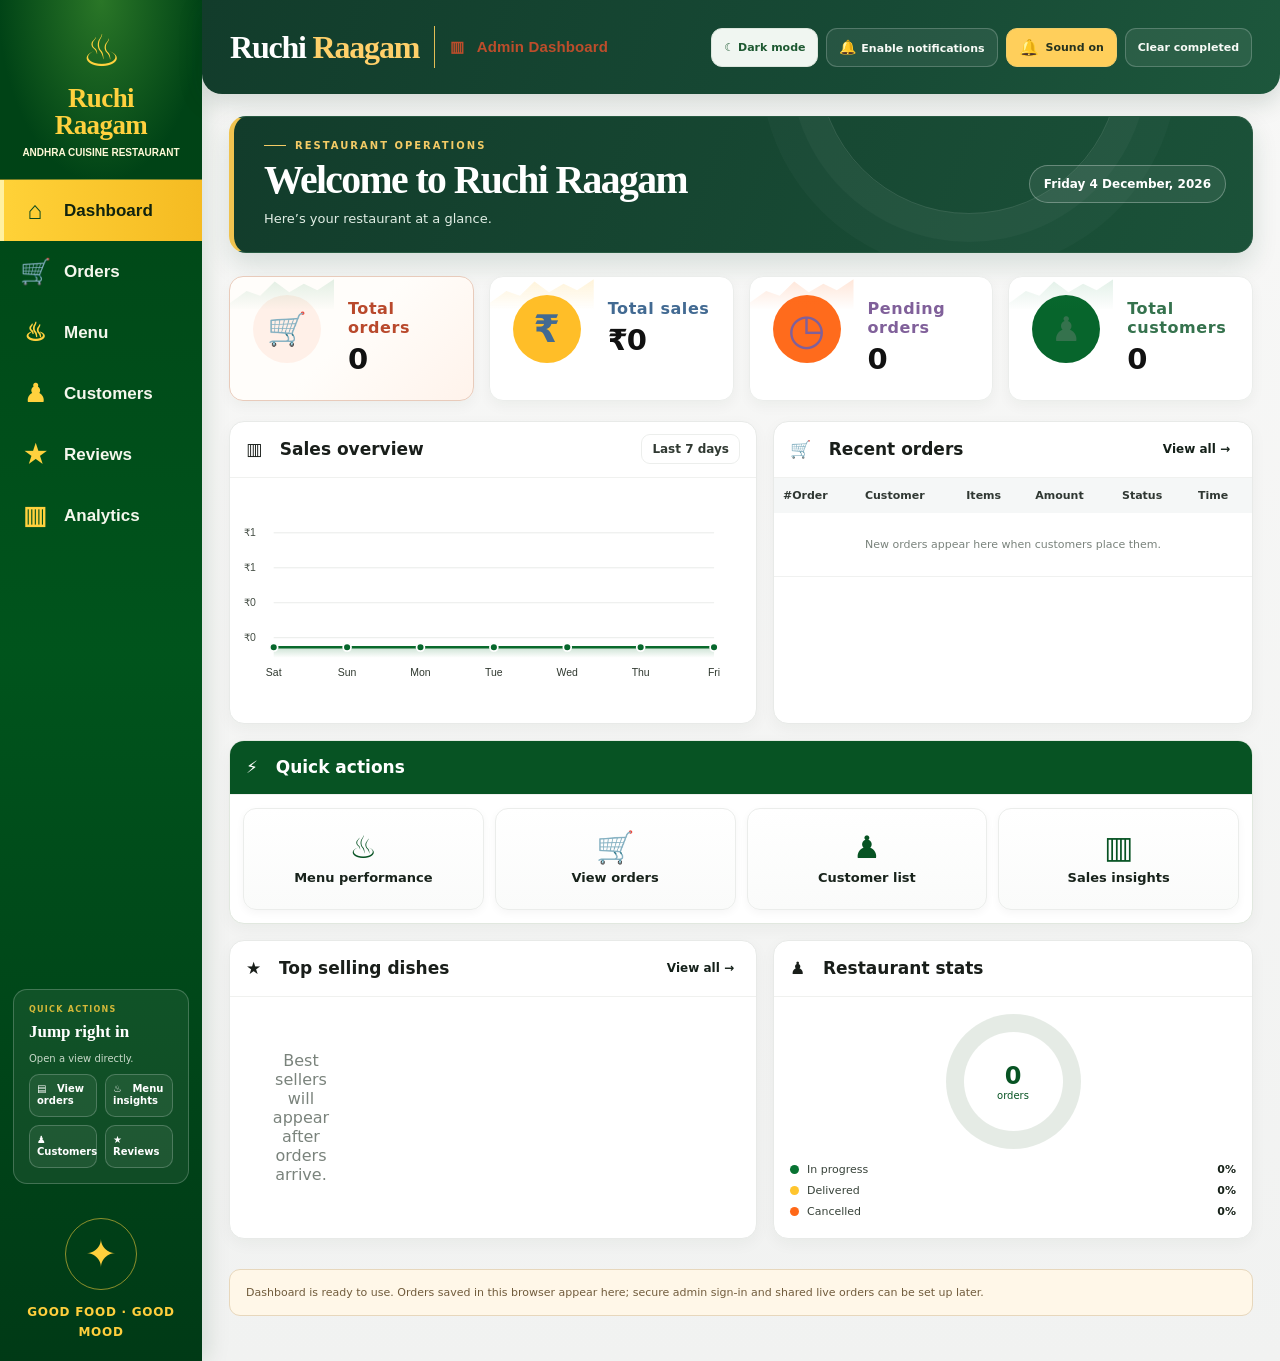
<file: dashboard.html>
<!doctype html>
<html lang="en">
<head>
  <meta charset="utf-8">
  <meta name="viewport" content="width=device-width, initial-scale=1">
  <meta name="theme-color" content="#075323">
  <title>Orders dashboard — Ruchi Raagam</title>
  <link rel="stylesheet" href="dashboard.css">
</head>
<body>
  <main class="shell">
    <header class="topbar">
      <a class="brand" href="index.html">Ruchi <span>Raagam</span></a>
      <div class="top-actions"><button class="btn" id="enableNotifications" type="button">Enable notifications</button><button class="btn sound-toggle is-on" id="orderSoundToggle" type="button" aria-pressed="true" title="Mute new order sound"><span aria-hidden="true">🔔</span><span class="sound-toggle-label">Sound on</span></button><button class="btn" id="clearCompleted" type="button">Clear completed</button></div>
    </header>
    <section class="heading"><div><div class="eyebrow">Restaurant operations</div><h1>Dashboard overview</h1><p class="welcome-subtitle" hidden>Here’s your restaurant at a glance.</p></div><div class="date" id="today"></div></section>
    <section class="metrics" aria-label="Order summary">
      <div class="metric new"><span>Total orders</span><strong id="newCount">0</strong></div>
      <div class="metric"><span>Total sales</span><strong id="activeCount">₹0</strong></div>
      <div class="metric"><span>Pending orders</span><strong id="pickupCount">0</strong></div>
      <div class="metric"><span>Total customers</span><strong id="deliveredCount">0</strong></div>
    </section>
    <section class="toolbar">
      <div class="period-tabs" role="group" aria-label="Orders by period">
        <button class="period-tab active" data-period="today" type="button">Today</button>
        <button class="period-tab" data-period="week" type="button">This week</button>
        <button class="period-tab" data-period="month" type="button">This month</button>
        <button class="period-tab" data-period="all" type="button">All time</button>
      </div>
      <div class="tabs" role="tablist" aria-label="Filter orders">
        <button class="tab active" data-filter="all" type="button">All status <span id="activeBadge">0</span></button>
        <button class="tab" data-filter="out_for_delivery" type="button">On delivery</button>
        <button class="tab" data-filter="delivered" type="button">Delivered</button>
        <button class="tab" data-filter="cancelled" type="button">Cancelled</button>
      </div>
      <label><span class="sr-only">Search orders</span><input class="search" id="search" type="search" placeholder="Search name or phone"></label>
    </section>
    <section class="orders" id="orders" aria-live="polite"></section>
    <p class="notice">Dashboard is ready to use. Orders saved in this browser appear here; secure admin sign-in and shared live orders can be set up later.</p>
  </main>
  <div class="toast" id="toast" role="status" aria-live="polite"></div>
  <script src="backend-config.js" defer></script>
  <script src="backend-client.js" defer></script>
  <script src="menu-availability.js" defer></script>
  <script src="dashboard.js" defer></script>
  <script src="cloud-dashboard.js" defer></script>
</body>
</html>
</file>
<file: dashboard.css>
:root{color-scheme:light;--ink:#2b211b;--muted:#76685d;--line:#e8ded4;--paper:#fff;--canvas:#f8f4ef;--orange:#b95127;--gold:#a96a1e;--green:#28734c;--red:#a43b31;font-family:Arial,Helvetica,sans-serif}
*{box-sizing:border-box}body{margin:0;background:var(--canvas);color:var(--ink)}button,select,input{font:inherit}a{color:inherit;text-decoration:none}.shell{max-width:1240px;margin:auto;padding:28px 24px 48px}.topbar{display:flex;align-items:center;justify-content:space-between;gap:16px;padding-bottom:22px;border-bottom:1px solid var(--line)}.brand{font-family:Georgia,serif;font-size:28px;font-weight:700;letter-spacing:-1px}.brand span{color:var(--orange)}.top-actions{display:flex;align-items:center;gap:10px}.btn{border:1px solid var(--line);background:var(--paper);color:var(--ink);border-radius:8px;padding:10px 13px;cursor:pointer}.btn-primary{border-color:var(--orange);background:var(--orange);color:#fff}.btn:hover{filter:brightness(.97)}
.heading{display:flex;justify-content:space-between;align-items:end;gap:18px;margin:28px 0 22px}.eyebrow{color:var(--gold);font-size:11px;letter-spacing:.17em;text-transform:uppercase;font-weight:700}.heading h1{margin:7px 0 0;font:700 clamp(30px,4vw,42px)/1.1 Georgia,serif}.date{color:var(--muted);font-size:13px}.metrics{display:grid;grid-template-columns:repeat(4,minmax(0,1fr));gap:14px;margin-bottom:24px}.metric{padding:18px 20px;border:1px solid var(--line);border-radius:12px;background:var(--paper)}.metric span{display:block;color:var(--muted);font-size:12px}.metric strong{display:block;margin-top:8px;font-size:27px}.metric.new strong{color:var(--orange)}
.toolbar{display:flex;align-items:center;justify-content:space-between;gap:14px;margin:18px 0}.tabs{display:flex;gap:7px;overflow:auto}.tab{white-space:nowrap;border:1px solid var(--line);background:var(--paper);border-radius:20px;padding:9px 13px;color:var(--muted);cursor:pointer}.tab.active{background:#2b211b;color:#fff;border-color:#2b211b}.search{width:min(260px,45vw);border:1px solid var(--line);border-radius:8px;padding:10px 12px;background:#fff}.orders{display:grid;grid-template-columns:repeat(2,minmax(0,1fr));gap:14px}.order-card{min-width:0;background:#fff;border:1px solid var(--line);border-radius:12px;padding:18px;box-shadow:0 4px 16px rgba(44,31,20,.035)}.order-head{display:flex;align-items:flex-start;justify-content:space-between;gap:10px}.order-id{font-size:11px;color:var(--muted);letter-spacing:.06em}.order-time{font-size:12px;color:var(--muted);margin-top:5px}.badge{display:inline-flex;padding:6px 9px;border-radius:20px;font-size:11px;font-weight:700;background:#fff2e8;color:var(--orange)}.badge.accepted,.badge.preparing{background:#fff5da;color:#8b6414}.badge.ready,.badge.picked_up{background:#e9f3ff;color:#285a83}.badge.out_for_delivery,.badge.delivered{background:#e8f5ee;color:var(--green)}.badge.cancelled{background:#f9e9e8;color:var(--red)}
.customer{margin:17px 0 12px}.customer strong{font-size:16px}.customer a{color:var(--muted);font-size:13px;margin-left:8px}.address{color:var(--muted);font-size:13px;line-height:1.5;margin-top:5px}.items{border-top:1px solid var(--line);border-bottom:1px solid var(--line);padding:10px 0;margin:12px 0}.item{display:flex;justify-content:space-between;gap:12px;font-size:13px;line-height:1.55;padding:3px 0}.item>span{min-width:0;overflow-wrap:anywhere}.item-portion{color:var(--muted)}.total{display:flex;justify-content:space-between;align-items:center;font-weight:700}.meta{display:flex;gap:8px;flex-wrap:wrap;margin:11px 0;color:var(--muted);font-size:11px}.meta span{border:1px solid var(--line);border-radius:16px;padding:5px 8px}.controls{display:grid;grid-template-columns:1fr 1fr;gap:9px;margin-top:15px}.controls select{width:100%;min-width:0;border:1px solid var(--line);border-radius:7px;background:#fff;padding:10px;color:var(--ink)}.controls .advance{grid-column:1/-1}.empty{grid-column:1/-1;background:#fff;border:1px dashed #d9cabc;border-radius:12px;text-align:center;padding:52px 20px;color:var(--muted)}.empty strong{display:block;color:var(--ink);font:700 23px Georgia,serif;margin-bottom:9px}.notice{margin-top:20px;padding:13px 15px;border-radius:9px;background:#fff8e8;color:#70552c;font-size:12px;line-height:1.55}.toast{position:fixed;right:20px;bottom:20px;max-width:calc(100vw - 32px);background:#2b211b;color:#fff;padding:13px 17px;border-radius:9px;box-shadow:0 10px 30px #0002;opacity:0;transform:translateY(12px);pointer-events:none;transition:.2s}.toast.show{opacity:1;transform:none}.sr-only{position:absolute;width:1px;height:1px;padding:0;margin:-1px;overflow:hidden;clip:rect(0,0,0,0);white-space:nowrap;border:0}
@media(max-width:700px){.shell{padding:16px 14px 32px}.brand{font-size:23px}.topbar{align-items:flex-start}.top-actions{gap:6px}.btn{padding:9px 10px;font-size:12px}.heading{align-items:flex-start;flex-direction:column;margin:23px 0 16px}.metrics{grid-template-columns:repeat(2,minmax(0,1fr));gap:9px}.metric{padding:14px}.metric strong{font-size:23px}.toolbar{align-items:stretch;flex-direction:column}.search{width:100%}.orders{grid-template-columns:1fr}.controls{align-items:stretch;grid-template-columns:1fr}.controls .advance{grid-column:auto;width:100%}.date{font-size:12px}}
@media(max-width:380px){.topbar{flex-wrap:wrap}.top-actions{width:100%;justify-content:flex-end}.metric span{font-size:11px}}
.toolbar{display:grid;grid-template-columns:auto 1fr auto;align-items:center}.period-tabs{display:flex;gap:7px;overflow:auto}.period-tab{white-space:nowrap;border:1px solid var(--line);background:#fff;border-radius:20px;padding:9px 12px;color:var(--muted);cursor:pointer}.period-tab.active{border-color:var(--orange);background:#fff2e8;color:var(--orange);font-weight:700}
@media(max-width:700px){.toolbar{align-items:stretch;grid-template-columns:1fr}.period-tabs{max-width:100%;padding-bottom:2px}.period-tab{padding:8px 10px;font-size:12px}}
.order-pricing{display:grid;gap:6px;margin-top:12px;padding:11px 12px;background:#fffaf6;border:1px solid #e8ded4;border-radius:8px;font-size:12px}.order-pricing>div{display:flex;justify-content:space-between;gap:12px}.order-pricing span{color:#76685d}.order-pricing strong{color:#2b211b}

/* Restaurant operations dashboard refresh */
:root{--ink:#29231f;--muted:#786f68;--line:#e9e2db;--paper:#fff;--canvas:#f5f3ef;--orange:#bd542a;--gold:#ab6e2d;--green:#277550;--red:#a94337}
body{min-height:100vh;background:radial-gradient(ellipse at 4% 0%,rgba(229,191,148,.18),transparent 30%),radial-gradient(ellipse at 100% 15%,rgba(145,171,135,.12),transparent 29%),var(--canvas)}
.shell{max-width:1360px;padding:30px clamp(16px,3vw,38px) 54px}
.topbar{position:relative;min-height:76px;padding:14px 18px;border:1px solid rgba(232,222,212,.85);border-radius:18px;background:rgba(255,255,255,.91);box-shadow:0 10px 28px rgba(57,43,32,.055);backdrop-filter:blur(10px)}
.brand{display:inline-flex;align-items:center;gap:10px;font-size:27px;letter-spacing:-1.2px}
.brand::before{content:"✦";display:grid;place-items:center;width:34px;height:34px;border:1px solid rgba(189,84,42,.24);border-radius:12px;background:#fff7f0;color:var(--orange);font:16px Arial,sans-serif}
.top-actions{gap:9px}
.btn{min-height:40px;padding:10px 14px;border-radius:10px;background:#fff;font-size:12px;font-weight:700;transition:transform .16s,border-color .16s,box-shadow .16s}
.btn:hover{transform:translateY(-1px);border-color:#d8c7b8;box-shadow:0 5px 14px rgba(47,34,24,.08);filter:none}
.btn-primary{border-color:var(--orange);background:var(--orange);color:white}
.heading{align-items:end;margin:36px 2px 22px}
.eyebrow{display:flex;align-items:center;gap:9px;font-size:10px;letter-spacing:.2em}
.eyebrow::before{content:"";width:22px;height:1px;background:currentColor}
.heading h1{font-size:clamp(34px,4vw,48px);letter-spacing:-.045em}
.date{padding:9px 12px;border:1px solid var(--line);border-radius:999px;background:rgba(255,255,255,.76);font-size:12px;font-weight:600}
.metrics{gap:14px;margin-bottom:27px}
.metric{position:relative;overflow:hidden;min-height:110px;padding:18px 20px;border:1px solid var(--line);border-radius:16px;background:rgba(255,255,255,.93);box-shadow:0 8px 20px rgba(48,35,24,.035)}
.metric::before{position:absolute;top:17px;right:17px;display:grid;place-items:center;width:31px;height:31px;border-radius:10px;background:#f5eee7;color:#99744f;font-size:16px;font-weight:700}
.metric:nth-child(1)::before{content:"✦";background:#fff1e7;color:var(--orange)}
.metric:nth-child(2)::before{content:"◷";background:#f5f0e5;color:#9a762f}
.metric:nth-child(3)::before{content:"⌂";background:#edf3f9;color:#54799a}
.metric:nth-child(4)::before{content:"✓";background:#edf6ef;color:var(--green)}
.metric span{font-size:11px;font-weight:700;letter-spacing:.04em}
.metric strong{margin-top:12px;font-size:31px;letter-spacing:-.04em}
.metric.new{border-color:#edd4c5;background:linear-gradient(135deg,#fff 45%,#fff8f3)}
.toolbar{grid-template-columns:minmax(0,1fr) auto minmax(205px,.72fr);gap:12px;margin:22px 0 16px}
.period-tabs,.tabs{min-width:0;gap:6px;padding:4px;border:1px solid var(--line);border-radius:14px;background:rgba(255,255,255,.76)}
.period-tabs{overflow-x:auto;scrollbar-width:thin}
.tabs{display:flex;overflow:auto}
.period-tab,.tab{min-height:36px;padding:8px 12px;border-color:transparent;border-radius:10px;background:transparent;font-size:11px;font-weight:700;transition:background .16s,color .16s,border-color .16s}
.period-tab:hover,.tab:hover{background:#f7f2ed;color:var(--ink)}
.period-tab.active{border-color:#f0d8c8;background:#fff1e7;color:var(--orange)}
.tab.active{border-color:#2d2824;background:#2d2824;color:#fff}
.search{width:100%;min-height:44px;padding:11px 14px;border:1px solid var(--line);border-radius:12px;background:rgba(255,255,255,.92);font-size:12px;transition:border-color .18s,box-shadow .18s}
.search:focus{outline:none;border-color:#cb7954;box-shadow:0 0 0 4px rgba(189,84,42,.1)}
.orders{gap:16px}
.order-card{position:relative;overflow:hidden;padding:20px;border:1px solid var(--line);border-radius:17px;background:rgba(255,255,255,.97);box-shadow:0 8px 22px rgba(47,34,24,.045);transition:transform .18s,box-shadow .18s}
.order-card:hover{transform:translateY(-2px);box-shadow:0 14px 30px rgba(47,34,24,.085)}
.order-card::before{content:"";position:absolute;inset:0 0 auto;height:3px;background:#d9c7b5}
.order-card:has(.badge.new)::before{background:linear-gradient(90deg,#c5542b,#e1a358)}
.order-card:has(.badge.accepted)::before,.order-card:has(.badge.preparing)::before{background:#d1a64f}
.order-card:has(.badge.ready)::before,.order-card:has(.badge.picked_up)::before{background:#7395b4}
.order-card:has(.badge.out_for_delivery)::before,.order-card:has(.badge.delivered)::before{background:#5c9a71}
.order-head{align-items:center}
.order-id{font-size:10px;font-weight:700;letter-spacing:.11em;text-transform:uppercase}
.order-time{font-size:11px}
.badge{padding:7px 10px;border:1px solid rgba(189,84,42,.12);font-size:10px;letter-spacing:.02em}
.customer{display:grid;grid-template-columns:1fr auto;align-items:center;gap:3px 10px;margin:18px 0 13px}
.customer strong{font-size:17px;letter-spacing:-.02em}
.customer a{margin:0;padding:6px 9px;border-radius:8px;background:#f7f4f1;color:#62574f;font-size:11px;font-weight:600}
.address{grid-column:1/-1;margin-top:4px;font-size:12px}
.items{margin:13px 0;padding:11px 0;border-color:#eee8e2}
.item{font-size:12px}
.item>strong{white-space:nowrap}
.order-pricing{gap:7px;margin-top:13px;padding:12px 13px;border-color:#eee2d6;border-radius:12px;background:#fffaf6}
.total{margin-top:13px;padding-top:13px;border-top:1px solid #eee8e2;font-size:13px}
.total strong{color:var(--orange);font-size:19px;letter-spacing:-.03em}
.meta{margin:13px 0;gap:6px}
.meta span{border-color:#eee7e0;border-radius:8px;background:#faf8f5;font-size:10px}
.controls{gap:10px;margin-top:16px}
.controls select{min-height:42px;padding:9px 11px;border-color:#e7ded5;border-radius:10px;background:#fff;font-size:12px;font-weight:600}
.controls select:focus{outline:none;border-color:#cb7954;box-shadow:0 0 0 3px rgba(189,84,42,.09)}
.controls .advance{min-height:43px;border:0;border-radius:10px;background:linear-gradient(135deg,#c65a2d,#a94623);box-shadow:0 6px 14px rgba(169,67,32,.16);font-size:11px;letter-spacing:.04em}
.empty{position:relative;overflow:hidden;min-height:260px;display:flex;flex-direction:column;align-items:center;justify-content:center;border:1px dashed #ddcfc2;border-radius:20px;background:linear-gradient(145deg,#fff 0%,#fffaf5 100%);box-shadow:0 10px 26px rgba(47,34,24,.035)}
.empty::before{content:"✦";display:grid;place-items:center;width:48px;height:48px;margin-bottom:14px;border-radius:16px;background:#fff0e5;color:var(--orange);font-size:21px}
.empty strong{margin-bottom:7px;font-size:23px}
.notice{margin-top:20px;padding:14px 16px;border:1px solid #eee2cd;border-radius:12px;background:linear-gradient(100deg,#fff9ec,#fffdf8);color:#76603d;font-size:11px}
.toast{right:24px;bottom:24px;padding:14px 18px;border:1px solid rgba(255,255,255,.12);border-radius:13px;background:#29231f;box-shadow:0 14px 38px rgba(25,20,16,.22);font-size:13px}
@media(max-width:1000px){.toolbar{grid-template-columns:1fr 1fr}.period-tabs{grid-column:1/-1}.tabs{grid-column:1}.toolbar>label{grid-column:2;grid-row:2}.period-tabs{max-width:100%}}
@media(max-width:700px){.shell{padding:14px 12px 30px}.topbar{align-items:center;min-height:66px;padding:11px 12px;border-radius:14px}.brand{font-size:22px}.brand::before{width:30px;height:30px;border-radius:10px;font-size:14px}.top-actions{width:auto;justify-content:flex-end}.top-actions .btn{min-height:36px;padding:8px 9px;font-size:10px}.heading{gap:12px;margin:25px 2px 17px}.heading h1{font-size:35px}.date{padding:7px 10px;font-size:11px}.metrics{gap:9px;margin-bottom:20px}.metric{min-height:94px;padding:14px;border-radius:13px}.metric::before{top:12px;right:12px;width:26px;height:26px;border-radius:8px;font-size:13px}.metric span{max-width:calc(100% - 26px);font-size:10px}.metric strong{margin-top:12px;font-size:27px}.toolbar{grid-template-columns:1fr;gap:9px;margin:16px 0 13px}.period-tabs,.tabs,.toolbar>label{grid-column:1;grid-row:auto}.period-tabs{gap:3px}.period-tab{padding:8px 10px;font-size:10px}.tabs{justify-content:flex-start}.tab{padding:8px 11px;font-size:10px}.search{min-height:43px}.orders{gap:12px}.order-card{padding:16px;border-radius:15px}.customer{margin:15px 0 10px}.empty{min-height:220px;padding:32px 18px}.empty strong{font-size:21px}.empty{font-size:13px}.notice{margin-top:14px;padding:12px 13px;font-size:10px}}
@media(max-width:380px){.topbar{flex-wrap:wrap}.top-actions{width:100%;justify-content:flex-end}.metric span{font-size:9px}.period-tab{padding:7px 8px}.top-actions .btn{font-size:9px}}
@media(prefers-reduced-motion:reduce){.btn,.order-card,.period-tab,.tab,.search,.controls .advance{transition:none}}

/* Admin workspace and table views */
.shell{display:grid;grid-template-columns:220px minmax(0,1fr);gap:26px;max-width:1500px;padding:24px clamp(14px,2vw,30px) 36px}
.admin-sidebar{position:sticky;top:20px;display:flex;flex-direction:column;align-self:start;min-height:calc(100vh - 48px);padding:8px 8px 18px;border-right:1px solid #eadfd6}
.admin-side-brand{display:flex;align-items:center;gap:11px;padding:8px 9px 28px;font:700 24px/1 Georgia,serif;letter-spacing:-.8px;color:#30231e}
.admin-side-brand b{color:#b3422d}.admin-side-brand small{display:block;margin-top:6px;color:#9b8879;font:700 8px/1.2 Arial,sans-serif;letter-spacing:.17em}
.admin-brand-mark{display:grid;place-items:center;width:38px;height:38px;border:1px solid #e8cbbc;border-radius:13px;background:#fff2e9;color:#b3422d;font:18px Arial,sans-serif}
.admin-nav{display:grid;gap:6px}.admin-nav button{display:flex;align-items:center;gap:12px;width:100%;min-height:45px;padding:0 13px;border:0;border-radius:12px;background:transparent;color:#75675e;text-align:left;font:600 13px Arial,sans-serif;cursor:pointer;transition:background .16s,color .16s}.admin-nav button span{display:grid;place-items:center;width:22px;height:22px;color:#8b7565;font-size:18px}.admin-nav button:hover{background:#fff7f1;color:#9f3f2b}.admin-nav button.active{background:#fbece3;color:#a63d2a}.admin-nav button.active span{color:#ad432d}
.sidebar-note{display:grid;gap:11px;margin:32px 5px 20px;padding:17px 15px;border-radius:16px;background:linear-gradient(135deg,#a9312d,#ca542e 60%,#de8a42);color:white;box-shadow:0 12px 25px rgba(156,57,39,.16)}.sidebar-note span{font-size:8px;font-weight:700;letter-spacing:.15em;opacity:.82}.sidebar-note strong{font:600 17px/1.3 Georgia,serif}.sidebar-note small{font-size:10px;line-height:1.5;opacity:.86}
.sidebar-footer{margin-top:auto;padding:15px 10px 0;border-top:1px solid #eadfd6;color:#8a7a6e;font-size:10px;line-height:1.7}
.admin-main{min-width:0}.dashboard-page-title{font:700 20px/1.2 Arial,sans-serif!important;letter-spacing:-.3px!important}.topbar .dashboard-page-title::before{display:none!important}
.admin-main .heading{margin-top:30px}.admin-main .tabs{flex-wrap:wrap}
.admin-main .toolbar.module-toolbar{display:flex;justify-content:flex-start}
.orders{display:block}.orders-table-wrap,.module-table-wrap{overflow-x:auto;border:1px solid #ece3db;border-radius:17px;background:#fffdfa;box-shadow:0 8px 25px rgba(74,43,26,.045)}
.orders-table,.module-table{width:100%;border-collapse:collapse;text-align:left}.orders-table th,.module-table th{padding:15px 13px;border-bottom:1px solid #eee5de;background:#fffaf6;color:#7b6d63;font-size:10px;font-weight:700;letter-spacing:.07em;text-transform:uppercase;white-space:nowrap}.orders-table td,.module-table td{padding:14px 13px;border-bottom:1px solid #f0eae4;color:#4e4037;font-size:12px;vertical-align:middle}.orders-table tbody tr:last-child td,.module-table tbody tr:last-child td{border-bottom:0}.orders-table tbody tr:hover{background:#fffaf6}
.table-order-id{display:block;max-width:120px;overflow-wrap:anywhere;color:#30231e;font-size:11px}.orders-table td small,.module-table td small{display:block;margin-top:5px;color:#9b8a7e;font-size:10px}.table-customer-name{display:block;color:#30231e;font-size:12px}.table-phone{display:inline-block;margin-top:5px;color:#817267;font-size:10px}.table-location{display:block;max-width:195px;color:#75665b;font-size:11px;line-height:1.5}.table-amount{color:#30231e;font-size:12px;white-space:nowrap}.orders-table .badge{white-space:nowrap}
.table-actions{display:grid;grid-template-columns:minmax(120px,1fr);gap:6px;min-width:138px}.table-actions select{width:100%;padding:7px 8px;border:1px solid #e8dcd1;border-radius:8px;background:white;color:#514238;font-size:10px}.table-actions .advance{min-height:32px;padding:7px 9px;font-size:9px;white-space:nowrap}
.order-details{margin-top:7px;color:#9c472f;font-size:10px}.order-details summary{width:max-content;max-width:100%;cursor:pointer}.details-address,.details-payment{margin-top:7px;color:#77675d;line-height:1.5}.details-items{margin-top:7px;padding:7px 9px;border-radius:8px;background:#fff7f0}.details-items .item{font-size:10px}.details-items .item>strong{font-size:10px}
.assignment-field{display:grid;gap:5px;margin-top:9px;color:#77675d;font-size:10px;font-weight:700}.assignment-input{width:min(100%,260px);min-height:34px;padding:7px 10px;border:1px solid #e5d7ca;border-radius:8px;background:#fffdfa;color:#30251e;font:12px var(--sans)}.assignment-input:focus{outline:2px solid #b8cfbf;outline-offset:1px;border-color:#547760}
.module-heading{margin:4px 0 20px}.module-heading .eyebrow{color:#a7432c}.module-heading h2{margin:10px 0 8px;color:#30231e;font:700 clamp(25px,3vw,34px)/1.15 Georgia,serif;letter-spacing:-.035em}.module-heading p{margin:0;color:#7b6d63;font-size:12px;line-height:1.6}.module-table td strong{color:#30231e}.module-empty{padding:25px!important;color:#8a796c!important;text-align:center}.overview-stats{display:grid;grid-template-columns:repeat(3,minmax(0,1fr));gap:12px;margin:20px 0}.overview-stats article{display:grid;gap:12px;padding:18px;border:1px solid #eadfd6;border-radius:15px;background:#fffdfa}.overview-stats span{color:#84756a;font-size:11px}.overview-stats strong{color:#a83d2b;font-size:23px}.top-items-panel{max-width:760px;padding:20px;border:1px solid #eadfd6;border-radius:16px;background:#fffdfa}.top-items-panel h3{margin:0 0 18px;font:700 18px Georgia,serif}.top-item{margin-top:14px}.top-item>div:first-child{display:flex;justify-content:space-between;gap:12px;color:#53453b;font-size:11px}.top-item strong{color:#a7432c}.bar-track{height:8px;margin-top:7px;border-radius:99px;background:#f1e9e1;overflow:hidden}.bar-track i{display:block;height:100%;border-radius:99px;background:linear-gradient(90deg,#a9362c,#dc8650)}
.review-overview{display:grid;grid-template-columns:repeat(2,minmax(0,1fr));gap:12px;margin:18px 0}.review-overview article{display:flex;align-items:center;justify-content:space-between;gap:12px;padding:17px 19px;border:1px solid #eadfd6;border-radius:15px;background:#fffdfa}.review-overview article span{color:#84756a;font-size:12px}.review-overview article strong{color:#a7432c;font-size:22px}.dashboard-review-list{display:grid;grid-template-columns:repeat(2,minmax(0,1fr));gap:12px}.dashboard-review-card{padding:19px;border:1px solid #eadfd6;border-radius:15px;background:#fffdfa;box-shadow:0 5px 15px rgba(74,43,26,.035)}.dashboard-review-top{display:flex;align-items:flex-start;justify-content:space-between;gap:12px}.dashboard-review-top strong{color:#30231e;font:700 16px Georgia,serif}.dashboard-review-top time{color:#8b7b6f;font-size:10px;text-align:right}.dashboard-review-stars{margin:13px 0 8px;color:#c4542c;letter-spacing:.1em}.dashboard-review-stars span{color:#ded3c8}.dashboard-review-card p{margin:0;color:#66584d;font-size:13px;line-height:1.65;overflow-wrap:anywhere}
.admin-module-view[hidden],.toolbar[hidden],.metrics[hidden],.orders[hidden]{display:none!important}
@media(max-width:900px){.shell{grid-template-columns:180px minmax(0,1fr);gap:16px}.admin-sidebar{padding-inline:3px}.orders-table th,.orders-table td{padding:12px 9px}.orders-table th{font-size:9px}.table-location{max-width:135px}}
@media(max-width:700px){.shell{display:block;padding:12px 12px 28px}.admin-sidebar{position:static;min-height:0;margin-bottom:14px;padding:0 0 10px;border-right:0;border-bottom:1px solid #eadfd6}.admin-side-brand{padding:4px 3px 13px;font-size:21px}.admin-brand-mark{width:32px;height:32px;border-radius:11px}.admin-side-brand small{font-size:7px}.admin-nav{display:flex;gap:5px;overflow-x:auto;padding:3px 1px 6px}.admin-nav button{flex:0 0 auto;width:auto;min-height:39px;padding:0 11px;font-size:11px}.admin-nav button span{width:17px;font-size:15px}.sidebar-note,.sidebar-footer{display:none}.admin-main .heading{margin-top:23px}.dashboard-page-title{font-size:17px!important}.overview-stats{grid-template-columns:1fr;gap:8px}.overview-stats article{grid-template-columns:1fr auto;align-items:center;padding:14px}.overview-stats strong{font-size:19px}.review-overview{gap:8px}.review-overview article{padding:14px}.review-overview article strong{font-size:19px}.dashboard-review-list{grid-template-columns:1fr}.dashboard-review-card{padding:16px}.orders-table-wrap{overflow:visible;border:0;background:transparent;box-shadow:none}.orders-table,.orders-table tbody{display:block;width:100%}.orders-table thead{display:none}.orders-table tbody{display:grid;gap:11px}.orders-table tbody tr{display:grid;grid-template-columns:1fr 1fr;gap:0 10px;padding:13px;border:1px solid #eadfd6;border-radius:14px;background:#fffdfa;box-shadow:0 5px 16px rgba(74,43,26,.045)}.orders-table td{display:grid;grid-template-columns:1fr;gap:5px;padding:8px 2px;border:0;font-size:11px;overflow-wrap:anywhere}.orders-table td:before{content:attr(data-label);color:#9b8879;font-size:9px;font-weight:700;letter-spacing:.07em;text-transform:uppercase}.orders-table td:nth-child(1),.orders-table td:nth-child(3),.orders-table td:nth-child(4),.orders-table td:nth-child(7){grid-column:1/-1}.orders-table td:nth-child(1){grid-template-columns:1fr auto;align-items:center}.orders-table td:nth-child(1):before{grid-column:1/-1}.orders-table td:nth-child(3){border-top:1px solid #f0eae4;margin-top:5px;padding-top:11px}.orders-table td:nth-child(7){border-top:1px solid #f0eae4;margin-top:5px;padding-top:11px}.table-location{max-width:none}.table-actions{grid-template-columns:1fr 1fr;min-width:0}.table-actions .advance{grid-column:1/-1}.table-actions select{min-height:36px;font-size:11px}.order-details{font-size:11px}.admin-module-view{padding-bottom:10px}}

/* Unified warm restaurant palette */
:root{--ink:#30231e;--muted:#786b63;--line:#e9dbcf;--paper:#fffdfa;--canvas:#f6f0e9;--orange:#b3422d;--gold:#c38a34;--green:#397452;--red:#a53b32}
body{background:radial-gradient(ellipse at 0 0,rgba(219,145,94,.14),transparent 32%),radial-gradient(ellipse at 100% 10%,rgba(226,185,119,.13),transparent 28%),var(--canvas)}
.topbar{border-color:#eaded3;background:rgba(255,253,250,.96);box-shadow:0 10px 28px rgba(74,43,26,.065)}
.brand::before{border-color:#ead0c1;background:#fff0e7;color:#a93d2c}
.heading .eyebrow{color:#a7432c}
.date{border-color:#eaded3;background:#fffaf5;color:#76665c}
.metric{border-color:#e9ddd2;background:#fffdfa;box-shadow:0 8px 20px rgba(74,43,26,.045)}
.metric::before{background:#f6ede4;color:#a85a39}
.metric:nth-child(1)::before{background:#ffebe1;color:#b3422d}
.metric:nth-child(2)::before{background:#fff3d9;color:#a87823}
.metric:nth-child(3)::before{background:#f6ecdf;color:#8a6042}
.metric:nth-child(4)::before{background:#f1ede1;color:#6e7046}
.metric.new{border-color:#e8cbbb;background:linear-gradient(135deg,#fffdfa 48%,#fff3eb)}
.period-tabs,.tabs{border-color:#e8dcd1;background:#fffdfa}
.period-tab:hover,.tab:hover{background:#f8eee5;color:var(--ink)}
.period-tab.active{border-color:#e8c7b5;background:#fbe9de;color:#a93e2b}
.tab.active{border-color:#342722;background:#342722;color:#fffaf5}
.search{border-color:#e8dcd1;background:#fffdfa}
.search:focus{border-color:#c66a4b;box-shadow:0 0 0 4px rgba(179,66,45,.1)}
.order-card{border-color:#e8dcd1;background:#fffdfa;box-shadow:0 8px 22px rgba(74,43,26,.05)}
.order-card:hover{box-shadow:0 14px 30px rgba(74,43,26,.09)}
.order-card::before{background:#ddcbb9}
.order-card:has(.badge.new)::before{background:linear-gradient(90deg,#a9362c,#d86a3c,#e4ac4c)}
.order-card:has(.badge.accepted)::before,.order-card:has(.badge.preparing)::before{background:#d1a348}
.order-card:has(.badge.ready)::before,.order-card:has(.badge.picked_up)::before{background:#a87948}
.order-card:has(.badge.out_for_delivery)::before,.order-card:has(.badge.delivered)::before{background:#57805e}
.badge{border-color:#efd9ca;background:#fff0e6;color:#a9432e}
.badge.accepted,.badge.preparing{background:#fff4dc;color:#89631d}
.badge.ready,.badge.picked_up{background:#f5ecdf;color:#805b3a}
.badge.out_for_delivery,.badge.delivered{background:#edf4eb;color:#39704e}
.badge.cancelled{background:#f8e9e5;color:#a53b32}
.customer a{background:#f8f2ec;color:#6c5b50}
.items{border-color:#eee4db}
.item-portion{color:#84766d}
.order-pricing{border-color:#ede0d5;background:#fff8f2}
.order-pricing span{color:#786b63}
.order-pricing strong{color:#34251f}
.total{border-color:#eee4db}
.total strong{color:#b3422d}
.meta span{border-color:#eadfd6;background:#faf5ef;color:#71635b}
.controls select{border-color:#e7dacf;background:#fffdfa}
.controls select:focus{border-color:#c66a4b;box-shadow:0 0 0 3px rgba(179,66,45,.09)}
.controls .advance{background:linear-gradient(135deg,#bd4b31,#a73527);box-shadow:0 6px 14px rgba(167,53,39,.18)}
.btn-primary{border-color:#a93c2b;background:#a93c2b}
.empty{border-color:#e1cbbc;background:linear-gradient(145deg,#fffdfa 0%,#fff5ec 100%);box-shadow:0 10px 26px rgba(74,43,26,.045)}
.empty::before{background:#ffebe0;color:#af412d}
.notice{border-color:#ead8b7;background:linear-gradient(100deg,#fff3d9,#fffaf1);color:#72592f}
.toast{background:#30231e}

/* Contemporary restaurant admin theme */
:root{--ink:#202b25;--muted:#6b7971;--line:#e2e9e4;--paper:#fff;--canvas:#f3f7f4;--orange:#b95332;--gold:#a37b35;--green:#23734f;--red:#b44f48}
body{background:linear-gradient(135deg,#f3f7f4 0%,#f6f4ef 48%,#f1f5f1 100%);color:var(--ink);font-family:Inter,"DM Sans",system-ui,-apple-system,BlinkMacSystemFont,"Segoe UI",sans-serif}
.shell{grid-template-columns:238px minmax(0,1fr);gap:28px;max-width:1560px;padding:24px clamp(16px,2.2vw,34px) 38px}
.admin-sidebar{top:16px;min-height:calc(100vh - 32px);padding:18px 14px;border:0;border-radius:24px;background:linear-gradient(160deg,#183d32,#214d3f 64%,#2e604b);box-shadow:0 18px 42px rgba(25,61,48,.16);color:#f6fbf7}
.admin-side-brand{padding:8px 7px 30px;color:#fff;font-size:25px}
.admin-side-brand{gap:8px;font-size:21px;letter-spacing:-.9px}
.admin-side-brand>span{white-space:nowrap}
.admin-side-brand b{color:#e5b86a}
.admin-side-brand small{color:#bdd2c6}
.admin-brand-mark{border-color:#6c9a7d;background:#ffffff12;color:#f1c476}
.admin-nav{gap:7px}
.admin-nav button{min-height:46px;border-radius:13px;color:#c5d9cf}
.admin-nav button span{color:#abc6b7}
.admin-nav button:hover{background:#ffffff12;color:#fff}
.admin-nav button.active{background:#f4f8f2;color:#20513f;box-shadow:0 7px 16px #102d241f}
.admin-nav button.active span{color:#a24e2d}
.sidebar-note{margin:30px 3px 18px;border:1px solid #ffffff20;background:linear-gradient(145deg,#b85032,#cd7040 70%,#df9b54);box-shadow:0 12px 26px #102d242e}
.sidebar-note.quick-actions{gap:8px;margin:28px 3px 18px;padding:15px 12px;border:1px solid #ffffff24;border-radius:16px;background:#ffffff0c;box-shadow:none}
.quick-actions>span{color:#d8e8df;font-size:8px;letter-spacing:.16em}
.quick-actions>strong{font:600 17px/1.2 Georgia,serif;color:#fff}
.quick-actions>small{color:#c1d5ca;font-size:10px}
.quick-actions button{display:flex;justify-content:space-between;align-items:center;min-height:38px;padding:8px 10px;border:1px solid #ffffff24;border-radius:10px;background:#ffffff0d;color:#f5faf6;text-align:left;font-size:11px;font-weight:700;cursor:pointer;transition:background .16s,transform .16s}
.quick-actions button:hover{transform:translateY(-1px);background:#ffffff1d}
.quick-actions button b{color:#f0c373;font-size:15px}
.sidebar-footer{border-color:#ffffff24;color:#bcd0c5}
.admin-main{min-width:0}
.topbar{min-height:72px;padding:12px 16px 12px 20px;border:1px solid #e2e9e4;border-radius:18px;background:#ffffffeb;box-shadow:0 8px 28px #2442330a}
.dashboard-page-title{display:flex;align-items:center;gap:10px;font-size:18px!important;color:#27483a}
.topbar .dashboard-page-title:before{content:"";width:4px;height:24px;border-radius:9px;background:#b95332}
.top-actions .btn{border-color:#dfe7e1;border-radius:11px;background:#fff;color:#43564b}
.top-actions .btn:hover{border-color:#a8c1b1;background:#f5faf6}
.heading{margin:30px 2px 20px}
.heading h1{color:#20382e;font-size:clamp(34px,3.5vw,46px)}
.eyebrow{color:#a14f32}
.date{border-color:#dfe8e1;background:#fff;color:#65756b}
.metrics{gap:13px;margin-bottom:22px}
.metric{min-height:108px;border-color:#e2e9e4;border-radius:17px;background:#fff;box-shadow:0 6px 18px #23433208}
.metric.new{border-color:#f0d7ca;background:linear-gradient(135deg,#fff 42%,#fff7f2)}
.metric strong{color:#20382e}
.metric.new strong{color:#b95332}
.toolbar{margin:20px 0 15px}
.period-tabs,.tabs{border-color:#e2e9e4;background:#ffffffd9}
.period-tab.active{border-color:#cfe0d4;background:#eaf4ed;color:#286447}
.tab.active{border-color:#244c3d;background:#244c3d;color:#fff}
.search{border-color:#e0e8e2;background:#fff}
.orders-table-wrap,.module-table-wrap{overflow:auto;border:1px solid #e0e8e2;border-radius:18px;background:#fff;box-shadow:0 9px 26px #2547360a}
.orders-table,.module-table{border-collapse:separate;border-spacing:0}
.orders-table th,.module-table th{padding:15px 14px;border-bottom:1px solid #e3ebe5;background:#f6faf7;color:#718076;font-size:10px;letter-spacing:.09em;text-transform:uppercase}
.orders-table td,.module-table td{padding:15px 14px;border-bottom:1px solid #edf1ee;color:#34443a}
.orders-table tbody tr:last-child td,.module-table tbody tr:last-child td{border-bottom:0}
.orders-table tbody tr:hover,.module-table tbody tr:hover{background:#f8fbf9}
.table-order-id,.table-customer-name{color:#243d31}
.table-amount,.total strong{color:#b95332}
.badge{border-color:transparent;border-radius:999px}
.badge.new{background:#fff0e8;color:#aa492a}
.badge.accepted,.badge.preparing{background:#fff6df;color:#8b671f}
.badge.ready,.badge.picked_up{background:#edf4fb;color:#426c8c}
.badge.out_for_delivery,.badge.delivered{background:#e9f5ed;color:#26734d}
.badge.cancelled{background:#fbeceb;color:#a8433d}
.table-actions select{border-color:#dfe7e1;border-radius:10px;background:#fff}
.table-actions .advance{border-radius:10px;background:linear-gradient(135deg,#b95332,#9f432b)}
.module-heading{margin-bottom:20px}
.module-heading h2{color:#20382e}
.overview-stats article{border-color:#e1e9e3;border-radius:16px;background:#fff;box-shadow:0 7px 20px #24433208}
.overview-stats article strong{color:#244c3d}
.top-items-panel{border-color:#e1e9e3;border-radius:17px;background:#fff}
.bar-track{background:#edf3ee}
.bar-track i{background:linear-gradient(90deg,#28734f,#77a66f)}
.empty{border-color:#d4e1d7;background:linear-gradient(145deg,#fff,#f6fbf7)}
.empty::before{background:#eaf4ed;color:#28734f}
.notice{border-color:#e4e9df;background:#f8faef;color:#68704c}
.toast{background:#1e3d32}
@media(max-width:900px){.shell{grid-template-columns:198px minmax(0,1fr);gap:18px}.admin-sidebar{padding-inline:11px}}
@media(max-width:700px){.shell{display:block;padding:10px 10px 24px}.admin-sidebar{margin-bottom:12px;padding:12px;border-radius:18px;background:linear-gradient(110deg,#183d32,#2d6049)}.admin-side-brand{padding:2px 3px 10px}.admin-nav{padding:3px 0 1px}.admin-nav button{min-height:38px}.sidebar-note.quick-actions{display:grid;grid-template-columns:1fr 1fr;margin:10px 0 0;padding:10px;gap:7px}.quick-actions>span,.quick-actions>strong,.quick-actions>small{grid-column:1/-1}.quick-actions>strong{font-size:15px}.quick-actions button{min-height:35px;padding:7px;font-size:10px}.admin-main .topbar{min-height:58px;padding:9px 11px;border-radius:14px}.admin-main .heading{margin:20px 2px 15px}.admin-main .heading h1{font-size:32px}.metrics{gap:8px}.metric{min-height:90px;padding:13px;border-radius:14px}.metric strong{font-size:26px}.orders-table-wrap,.module-table-wrap{border-radius:14px}.orders-table tbody tr{border-color:#e2e9e4;border-radius:15px;background:#fff}.notice{border-radius:12px}}
@media(prefers-reduced-motion:reduce){.admin-nav button,.overview-stats article,.orders-table tbody tr{transition:none}}

/* Restore the original warm dashboard colors and make the admin layout mobile-first. */
:root{--ink:#30231e;--muted:#786b63;--line:#e9dbcf;--paper:#fffdfa;--canvas:#f6f0e9;--orange:#b3422d;--gold:#c38a34;--green:#397452;--red:#a53b32}
body{background:radial-gradient(ellipse at 0 0,rgba(219,145,94,.14),transparent 32%),radial-gradient(ellipse at 100% 10%,rgba(226,185,119,.13),transparent 28%),var(--canvas);color:var(--ink)}
.admin-sidebar{background:#fffaf5;color:var(--ink);border:1px solid #eadfd6;box-shadow:0 10px 28px rgba(74,43,26,.06)}
.admin-side-brand{color:#30231e}.admin-side-brand b{color:#b3422d}.admin-side-brand small{color:#9b8879}
.admin-brand-mark{border-color:#e8cbbc;background:#fff2e9;color:#b3422d}
.admin-nav button{color:#75675e}.admin-nav button span{color:#8b7565}.admin-nav button:hover{background:#fff3e9;color:#9f3f2b}.admin-nav button.active{background:#fbece3;color:#a63d2a;box-shadow:none}.admin-nav button.active span{color:#ad432d}
.sidebar-note.quick-actions{border-color:#eadfd6;background:linear-gradient(145deg,#fff8f1,#fffdfa);box-shadow:0 8px 20px rgba(74,43,26,.05)}
.quick-actions>span{color:#a7432c}.quick-actions>strong{color:#30231e}.quick-actions>small{color:#786b63}
.quick-actions button{border-color:#eadfd6;background:#fffdfa;color:#514238}.quick-actions button:hover{background:#fff4eb}.quick-actions button b{color:#b3422d}
.sidebar-footer{border-color:#eadfd6;color:#8a7a6e}
.topbar{border-color:#eaded3;background:rgba(255,253,250,.96);box-shadow:0 10px 28px rgba(74,43,26,.065)}
.dashboard-page-title{color:#30231e}.topbar .dashboard-page-title:before{background:#b3422d}
.top-actions .btn{border-color:#e9dbcf;background:#fffdfa;color:#514238}.top-actions .btn:hover{border-color:#d8c7b8;background:#fff7f1}
.heading h1,.module-heading h2{color:#30231e}.heading .eyebrow,.module-heading .eyebrow{color:#a7432c}
.date{border-color:#eaded3;background:#fffaf5;color:#76665c}
.metric{border-color:#e9ddd2;background:#fffdfa;box-shadow:0 8px 20px rgba(74,43,26,.045)}.metric strong{color:#30231e}.metric.new strong{color:#b3422d}.metric.new{border-color:#e8cbbb;background:linear-gradient(135deg,#fffdfa 48%,#fff3eb)}
.period-tabs,.tabs{border-color:#e8dcd1;background:#fffdfa}.period-tab.active{border-color:#e8c7b5;background:#fbe9de;color:#a93e2b}.tab.active{border-color:#342722;background:#342722;color:#fffaf5}
.search{border-color:#e8dcd1;background:#fffdfa}.search:focus{border-color:#c66a4b;box-shadow:0 0 0 4px rgba(179,66,45,.1)}
.orders-table-wrap,.module-table-wrap{border-color:#ece3db;background:#fffdfa;box-shadow:0 8px 25px rgba(74,43,26,.045)}
.orders-table th,.module-table th{border-color:#eee5de;background:#fffaf6;color:#7b6d63}.orders-table td,.module-table td{border-color:#f0eae4;color:#4e4037}.table-order-id,.table-customer-name{color:#30231e}.table-amount,.total strong{color:#b3422d}
.overview-stats article,.top-items-panel{border-color:#eadfd6;background:#fffdfa}.overview-stats article strong{color:#a83d2b}.bar-track{background:#f1e9e1}.bar-track i{background:linear-gradient(90deg,#a9362c,#dc8650)}
.empty{border-color:#e1cbbc;background:linear-gradient(145deg,#fffdfa 0%,#fff5ec 100%)}.empty::before{background:#ffebe0;color:#af412d}
.notice{border-color:#ead8b7;background:linear-gradient(100deg,#fff3d9,#fffaf1);color:#72592f}.toast{background:#30231e}
@media(max-width:700px){
  .shell{width:100%;max-width:none;display:block;padding:10px 12px 24px;overflow:hidden}
  .admin-sidebar{position:static;width:100%;min-height:0;margin:0 0 12px;padding:10px;border:1px solid #eadfd6;border-radius:15px;background:#fffdfa;box-shadow:0 5px 18px rgba(74,43,26,.05)}
  .admin-side-brand{gap:9px;padding:2px 2px 10px;font-size:21px;line-height:1.05;white-space:nowrap}
  .admin-side-brand small{margin-top:4px;font-size:7px}.admin-brand-mark{flex:0 0 32px;width:32px;height:32px;border-radius:10px}
  .admin-nav{grid-template-columns:repeat(3,minmax(0,1fr));display:grid;gap:6px;padding:7px 0 0;border-top:1px solid #f0e7df}
  .admin-nav button{justify-content:center;gap:5px;min-width:0;min-height:40px;padding:0 5px;border:1px solid #eee4db;border-radius:10px;background:#fffaf6;font-size:10px;white-space:nowrap}
  .admin-nav button span{width:17px;font-size:14px}.admin-nav button.active{border-color:#e8c7b5;background:#fbece3}
  .sidebar-note.quick-actions{grid-template-columns:repeat(2,minmax(0,1fr));margin:9px 0 0;padding:9px;gap:6px;border-radius:11px}
  .quick-actions>span,.quick-actions>strong,.quick-actions>small{grid-column:1/-1}.quick-actions>strong{font-size:14px}.quick-actions>small{font-size:10px}
  .quick-actions button{min-width:0;min-height:36px;padding:7px 8px;font-size:10px}
  .sidebar-footer{display:none}
  .admin-main{width:100%;min-width:0}.admin-main .topbar{min-height:0;display:flex;align-items:center;gap:8px;padding:9px 10px;border-radius:12px}
  .dashboard-page-title{min-width:0;font-size:15px!important;white-space:nowrap;overflow:hidden;text-overflow:ellipsis}.topbar .dashboard-page-title:before{height:19px;flex:0 0 3px}
  .top-actions{flex:0 0 auto;gap:5px}.top-actions .btn{min-height:34px;padding:7px 8px;font-size:9px;white-space:nowrap}
  .admin-main .heading{align-items:flex-start;gap:8px;margin:18px 2px 13px}.admin-main .heading h1{font-size:clamp(27px,8vw,33px);overflow-wrap:anywhere}.eyebrow{font-size:9px}
  .date{align-self:flex-start;padding:6px 8px;font-size:10px;white-space:normal;text-align:right}
  .metrics{grid-template-columns:repeat(2,minmax(0,1fr));gap:8px;margin-bottom:14px}.metric{min-width:0;min-height:82px;padding:12px;border-radius:12px}.metric::before{top:9px;right:9px;width:23px;height:23px}.metric span{font-size:10px}.metric strong{margin-top:9px;font-size:24px}
  .toolbar{display:grid;grid-template-columns:minmax(0,1fr);gap:8px;margin:12px 0}
  .period-tabs,.tabs{display:flex;grid-column:1;grid-row:auto;min-width:0;width:100%;gap:4px;overflow-x:auto;overscroll-behavior-x:contain;padding:4px;border-radius:12px;scrollbar-width:thin}
  .period-tab,.tab{flex:0 0 auto;min-height:34px;padding:7px 9px;font-size:10px}
  .toolbar>label{grid-column:1;grid-row:auto;min-width:0;width:100%}.search{min-width:0;width:100%;min-height:42px}
  .orders{min-width:0}.empty{min-height:190px;padding:26px 14px;border-radius:14px;font-size:12px}.empty strong{font-size:19px}
  .orders-table-wrap,.module-table-wrap{max-width:100%;border-radius:12px}.orders-table tbody tr{min-width:0;grid-template-columns:minmax(0,1fr) minmax(0,1fr);padding:11px;border-radius:12px}.orders-table td{min-width:0;font-size:10px}.orders-table td:before{font-size:8px}.table-actions{grid-template-columns:minmax(0,1fr) minmax(0,1fr);gap:6px}.table-actions select{min-width:0;padding:7px 5px;font-size:10px}.table-actions .advance{white-space:normal}
  .overview-stats{grid-template-columns:repeat(2,minmax(0,1fr));gap:7px;margin:14px 0}.overview-stats article{min-width:0;grid-template-columns:1fr;gap:7px;padding:12px;border-radius:12px}.overview-stats article strong{font-size:19px}.top-items-panel{padding:14px;border-radius:13px}
  .notice{overflow-wrap:anywhere;margin-top:12px;padding:11px 12px;font-size:10px;border-radius:10px}.toast{right:12px;bottom:12px;max-width:calc(100vw - 24px);font-size:12px}
}
@media(max-width:380px){
  .shell{padding-inline:9px}.admin-sidebar{padding:8px}.admin-side-brand{font-size:19px}.admin-nav{grid-template-columns:repeat(2,minmax(0,1fr))}.admin-main .topbar{align-items:flex-start;flex-direction:column}.top-actions{width:100%;justify-content:flex-start}.top-actions .btn{font-size:10px}.admin-main .heading{flex-direction:column}.date{align-self:flex-start}.metric{padding:10px}.metric span{font-size:9px}.period-tab,.tab{padding-inline:8px}
}

/* Color-code dashboard metrics and the three independent order controls. */
.metrics .metric:nth-child(1){--metric-accent:#b3422d;--metric-soft:#fff0e8}
.metrics .metric:nth-child(2){--metric-accent:#426b9a;--metric-soft:#edf4fc}
.metrics .metric:nth-child(3){--metric-accent:#835a9f;--metric-soft:#f4eff9}
.metrics .metric:nth-child(4){--metric-accent:#397452;--metric-soft:#edf6ef}
.metrics .metric span,.metrics .metric strong{color:var(--metric-accent)}
.metrics .metric span{font-weight:700}
.metrics .metric::before{background:var(--metric-soft);color:var(--metric-accent)}
.table-actions select{font-weight:700}
.table-actions select.status{border-color:#edc4b5;background:#fff3ed;color:#a9432e}
.table-actions select.status.status-accepted{border-color:#c5d8ed;background:#eef5fc;color:#365f8b}
.table-actions select.status.status-preparing{border-color:#dfd0eb;background:#f5effa;color:#765092}
.table-actions select.status.status-ready{border-color:#c9d5ee;background:#eff3fc;color:#4a5f9c}
.table-actions select.status.status-out_for_delivery{border-color:#c5e2e7;background:#edf8fa;color:#2d7180}
.table-actions select.status.status-picked_up{border-color:#c6e4dc;background:#eef8f4;color:#31745d}
.table-actions select.status.status-delivered{border-color:#c8dfcf;background:#edf6ef;color:#34734b}
.table-actions select.status.status-cancelled{border-color:#e8c9c7;background:#fbefee;color:#a33e39}
.table-actions select.fulfillment{border-color:#d5dff0;background:#f2f5fb;color:#4b6088}
.table-actions select.fulfillment.fulfillment-pickup{border-color:#ded0eb;background:#f6f0fb;color:#765092}
.table-actions select.payment-status.payment-unpaid{border-color:#eed8a8;background:#fff8e8;color:#916b18}
.table-actions select.payment-status.payment-paid{border-color:#c8dfcf;background:#edf6ef;color:#34734b}
.table-actions select.payment-status.payment-failed{border-color:#e8c9c7;background:#fbefee;color:#a33e39}
.table-actions select.payment-status.payment-refunded{border-color:#d9d0eb;background:#f4f0fb;color:#6f5592}
.table-payment-method{display:block;width:max-content;max-width:100%;margin-top:6px;padding:4px 7px;border:1px solid #e8dcd1;border-radius:7px;background:#faf5ef;color:#62574f;font-size:9px;font-weight:700;line-height:1.3;overflow-wrap:anywhere}
.table-payment-method.method-cod{border-color:#d8e5d7;background:#f0f6ef;color:#4a704c}
.table-payment-method.method-upi{border-color:#f0dfbd;background:#fff8e9;color:#926718}
.table-payment-method.method-phonepe{border-color:#e0d2ef;background:#f6f0fb;color:#765092}
.table-payment-method.method-bank{border-color:#d5dff0;background:#f2f5fb;color:#4b6088}
.table-payment-method.method-razorpay{border-color:#f0cebc;background:#fff2e9;color:#a34f31}

/* New-order arrival toast with an animated confirmation wheel. */
.toast.order-received-toast{display:flex;align-items:center;gap:11px;min-width:245px;padding:12px 16px;border:1px solid rgba(255,255,255,.18);border-radius:14px;background:linear-gradient(135deg,#183d32,#2d6049);box-shadow:0 14px 34px rgba(24,61,50,.28)}
.order-toast-wheel{position:relative;flex:0 0 36px;width:36px;height:36px;display:grid;place-items:center;border:2px solid #f5d48a;border-radius:50%;color:#fff;font-size:19px;font-weight:800;background:conic-gradient(from 0deg,rgba(244,201,112,.48),rgba(255,255,255,.08),rgba(244,201,112,.48));animation:order-received-wheel .72s cubic-bezier(.2,.8,.2,1) both}
.order-toast-wheel::before{position:absolute;inset:4px;border:1px dashed rgba(255,255,255,.7);border-radius:50%;content:""}
.order-toast-copy{display:grid;gap:3px;min-width:0}.order-toast-copy strong{color:#fff;font-size:13px;line-height:1.2}.order-toast-copy small{color:#f2e7cf;font-size:11px;line-height:1.3}
@keyframes order-received-wheel{0%{opacity:0;transform:rotate(-200deg) scale(.45)}70%{opacity:1;transform:rotate(18deg) scale(1.08)}100%{opacity:1;transform:rotate(0) scale(1)}}
@media(prefers-reduced-motion:reduce){.order-toast-wheel{animation:none}}

/* Ruchi Raagam operations dashboard: refreshed desktop and mobile styling. */
:root{--ink:#28231f;--muted:#766c63;--line:#e9ded4;--paper:#fffdfa;--canvas:#f5f1eb;--orange:#bd4d2b;--gold:#e7bd70;--green:#1f4437;--red:#a94337}
body{background:radial-gradient(ellipse at 88% 0%,rgba(227,189,130,.16),transparent 30%),#f5f1eb;color:var(--ink)}
.shell{grid-template-columns:252px minmax(0,1fr);gap:24px;max-width:1740px;padding:22px clamp(16px,2.4vw,38px) 42px}
.admin-sidebar{top:18px;min-height:calc(100vh - 36px);padding:18px 13px;border:0;border-radius:22px;background:linear-gradient(160deg,#173a30,#214d3e 62%,#2c5b46);box-shadow:0 18px 42px rgba(28,59,46,.17);color:#f7faf7}
.admin-side-brand{padding:7px 7px 26px;color:#fff;font-size:23px;letter-spacing:-.8px}.admin-side-brand b{color:#f0c276}.admin-side-brand small{color:#c3d8cd}.admin-brand-mark{border-color:#ffffff38;background:#ffffff11;color:#f3c879}
.admin-nav{gap:7px}.admin-nav button{min-height:45px;border:1px solid transparent;border-radius:12px;color:#d4e1da;transition:background .18s,color .18s,transform .18s}.admin-nav button span{color:#b6cec1}.admin-nav button:hover{background:#ffffff12;color:#fff;transform:translateX(2px)}.admin-nav button.active{background:#fff8ed;color:#294637;box-shadow:0 7px 18px #102d241c}.admin-nav button.active span{color:var(--orange)}
.sidebar-note.quick-actions{margin:26px 3px 16px;padding:15px 12px;border:1px solid #ffffff24;border-radius:15px;background:#ffffff0c;box-shadow:none}.quick-actions>span{color:#f0c276}.quick-actions>strong{color:#fff}.quick-actions>small{color:#c8d9d0}.quick-actions button{border-color:#ffffff29;background:#ffffff0d;color:#f5faf6}.quick-actions button:hover{background:#ffffff1d}.quick-actions button b{color:#f0c276}.sidebar-footer{border-color:#ffffff24;color:#bed0c7}
.admin-main{min-width:0}.admin-main .topbar{min-height:68px;padding:12px 15px 12px 20px;border:1px solid #ebe1d7;border-radius:16px;background:#fffdfa;box-shadow:0 8px 24px rgba(58,43,31,.045)}.dashboard-page-title{color:#2d332d}.topbar .dashboard-page-title:before{background:var(--orange)}.top-actions .btn{min-height:39px;border-color:#e8ded4;border-radius:10px;background:#fff;color:#51473f}.top-actions .btn:hover{border-color:#d6b8a3;background:#fff7f0}
.admin-main>.heading{position:relative;isolation:isolate;overflow:hidden;align-items:flex-end;margin:22px 0 18px;padding:26px 28px;border:0;border-radius:20px;background:linear-gradient(112deg,#173b30 0%,#285440 63%,#38644b 100%);box-shadow:0 14px 30px rgba(28,59,46,.15);color:#fff}.admin-main>.heading:after{position:absolute;z-index:-1;content:"";width:300px;height:300px;right:13%;top:-205px;border:1px solid #ffffff20;border-radius:50%;box-shadow:0 0 0 28px #ffffff08,0 0 0 58px #ffffff06}.admin-main>.heading .eyebrow{color:#edc77e}.admin-main>.heading h1{color:#fff;font-size:clamp(32px,3.4vw,44px);letter-spacing:-.04em}.admin-main>.heading .date{border-color:#ffffff28;background:#ffffff12;color:#f3eee3}
.metrics{gap:12px;margin-bottom:19px}.metric{min-height:105px;padding:17px 19px;border-color:#ebe2d9;border-radius:15px;background:#fffdfa;box-shadow:0 6px 18px rgba(54,39,27,.04);transition:transform .18s,box-shadow .18s}.metric:hover{transform:translateY(-2px);box-shadow:0 12px 25px rgba(54,39,27,.08)}.metrics .metric:nth-child(1){--metric-accent:#b9492c;--metric-soft:#fff0e8}.metrics .metric:nth-child(2){--metric-accent:#426a92;--metric-soft:#edf4fb}.metrics .metric:nth-child(3){--metric-accent:#80609a;--metric-soft:#f4eff8}.metrics .metric:nth-child(4){--metric-accent:#35724d;--metric-soft:#edf6ef}.metrics .metric span,.metrics .metric strong{color:var(--metric-accent)}.metric span{font-size:11px;font-weight:700;letter-spacing:.035em}.metric strong{margin-top:10px;font-size:30px}.metric:after{position:absolute;content:"";inset:0 auto 0 0;width:3px;background:var(--metric-accent,#d7c5b6)}.metric:before{background:var(--metric-soft,#f5eee7);color:var(--metric-accent,#99744f)}
.toolbar{grid-template-columns:minmax(0,1fr) auto minmax(220px,.65fr);gap:10px;margin:18px 0 14px}.period-tabs,.tabs{border-color:#e9ded4;border-radius:12px;background:#fffdfa}.period-tab,.tab{font-size:11px}.period-tab.active{border-color:#edd4c4;background:#fff0e7;color:#a74428}.tab.active{border-color:#234a3b;background:#234a3b;color:#fff}.search{border-color:#e9ded4;border-radius:11px;background:#fffdfa}.search:focus{border-color:#c96e4c;box-shadow:0 0 0 4px #bd4d2b16}
.orders-table-wrap,.module-table-wrap{border-color:#e9dfd6;border-radius:16px;background:#fffdfa;box-shadow:0 8px 22px rgba(55,40,29,.04)}.orders-table th,.module-table th{background:#faf6f1;color:#82766d}.orders-table td,.module-table td{color:#4c423b}.orders-table tbody tr:hover,.module-table tbody tr:hover{background:#fff8f2}.table-order-id,.table-customer-name{color:#2c302b}.table-amount,.total strong{color:#bd4d2b}.badge{border:0;border-radius:999px}.table-actions select{border-color:#e8ded4;border-radius:9px;background:#fffdfa}.table-actions .advance{border-radius:9px;background:linear-gradient(135deg,#c45a34,#a43f28)}
.module-heading{margin:4px 2px 16px}.module-heading h2{color:#2b2d28;font-size:clamp(25px,2.8vw,34px)}.module-heading p{color:#7b7068}.overview-stats{gap:12px;margin:16px 0}.overview-stats article{position:relative;overflow:hidden;min-height:95px;padding:17px 19px;border-color:#e9ded4;border-radius:15px;background:#fffdfa;box-shadow:0 6px 18px rgba(54,39,27,.035)}.overview-stats article:before{position:absolute;inset:0 auto 0 0;width:3px;background:#bd4d2b;content:""}.overview-stats article:nth-child(2):before{background:#427399}.overview-stats article:nth-child(3):before{background:#977044}.overview-stats article span{color:#7d7168;font-size:11px;font-weight:600}.overview-stats article strong{color:#a74428;font-size:25px}.top-items-panel{max-width:none;padding:19px 21px;border-color:#e9ded4;border-radius:16px;background:#fffdfa;box-shadow:0 8px 22px rgba(55,40,29,.035)}.top-items-panel h3{color:#342b25;font-size:18px}.top-item>div:first-child{color:#51463e}.top-item strong{color:#b9492c}.bar-track{height:7px;background:#f0e8df}.bar-track i{background:linear-gradient(90deg,#bd4d2b,#dfa15c)}
.dashboard-review-list .dashboard-review-card{border-color:#e9ded4;border-radius:15px;background:#fffdfa;box-shadow:0 7px 20px rgba(54,39,27,.04)}.review-overview article{border-color:#e9ded4;border-radius:15px;background:#fffdfa}.notice{border-color:#e7d7bc;border-radius:11px;background:#fff7e8;color:#715c3c}.toast{background:#233d32}
@media(max-width:1050px){.shell{grid-template-columns:220px minmax(0,1fr);gap:18px}.toolbar{grid-template-columns:1fr 1fr}.period-tabs{grid-column:1/-1}.tabs{grid-column:1}.toolbar>label{grid-column:2;grid-row:2}.period-tabs{max-width:100%}}
@media(max-width:700px){.shell{display:block;width:100%;max-width:none;padding:10px 12px 26px;overflow:hidden}.admin-sidebar{position:static;min-height:0;margin:0 0 11px;padding:10px;border:0;border-radius:16px;background:linear-gradient(115deg,#173b30,#2c5b46);box-shadow:0 8px 22px #173b3022;color:#fff}.admin-side-brand{padding:2px 2px 10px;color:#fff;font-size:21px}.admin-side-brand small{color:#c3d8cd}.admin-nav{display:grid;grid-template-columns:repeat(3,minmax(0,1fr));gap:5px;padding:7px 0 0;border-top:1px solid #ffffff22}.admin-nav button{justify-content:center;gap:4px;min-width:0;min-height:38px;padding:0 4px;border:1px solid #ffffff22;border-radius:9px;background:#ffffff0a;color:#e1ebe5;font-size:10px;white-space:nowrap}.admin-nav button span{width:16px;color:#c3d8cd}.admin-nav button.active{border-color:#fff8ed;background:#fff8ed;color:#294637}.sidebar-note.quick-actions{display:none}.sidebar-footer{display:none}.admin-main .topbar{min-height:56px;padding:8px 10px;border-radius:12px}.admin-main>.heading{align-items:flex-start;flex-direction:column;gap:11px;margin:14px 0 12px;padding:20px 18px;border-radius:15px}.admin-main>.heading h1{font-size:clamp(27px,8vw,34px)}.admin-main>.heading .date{align-self:flex-start;font-size:10px}.admin-main>.heading:after{right:-150px;top:-170px}.metrics{grid-template-columns:repeat(2,minmax(0,1fr));gap:8px;margin-bottom:12px}.metric{min-height:82px;padding:12px;border-radius:12px}.metric strong{font-size:24px}.metric:before{top:10px;right:10px;width:24px;height:24px}.toolbar{display:grid;grid-template-columns:1fr;gap:7px;margin:12px 0}.period-tabs,.tabs{grid-column:1;grid-row:auto;width:100%;gap:4px;overflow-x:auto;padding:4px;border-radius:11px}.period-tab,.tab{flex:0 0 auto;min-height:33px;padding:7px 9px;font-size:10px}.toolbar>label{grid-column:1;grid-row:auto;width:100%}.overview-stats{grid-template-columns:repeat(2,minmax(0,1fr));gap:7px;margin:12px 0}.overview-stats article{min-height:76px;grid-template-columns:1fr;gap:6px;padding:12px;border-radius:12px}.overview-stats article strong{font-size:19px}.top-items-panel{padding:14px;border-radius:13px}.orders-table-wrap,.module-table-wrap{max-width:100%;border-radius:12px}.notice{margin-top:10px;padding:10px 12px;font-size:10px}.top-actions{gap:5px}.top-actions .btn{min-height:34px;padding:7px 8px;font-size:9px}.dashboard-page-title{font-size:14px!important}}
@media(max-width:380px){.admin-nav{grid-template-columns:repeat(2,minmax(0,1fr))}.top-actions .btn{font-size:9px;padding-inline:6px}.admin-main>.heading{padding:17px 15px}}

/* Reference-matched restaurant admin dashboard */
:root{--rr-green:#075323;--rr-deep:#003b18;--rr-leaf:#167634;--rr-gold:#ffc62f;--rr-orange:#ff6818;--rr-paper:#fff;--rr-line:#e7e8e5}
html,body{min-height:100%;background:#f4f5f4;color:#171b18}
.shell{display:grid;grid-template-columns:202px minmax(0,1fr);gap:0;width:100%;max-width:none;min-height:100vh;margin:0;padding:0}
.admin-sidebar{position:sticky;top:0;display:flex;flex-direction:column;align-self:stretch;min-height:100vh;padding:0 0 18px;border:0;border-radius:0;background:linear-gradient(180deg,#004316,#00541c 48%,#003a16);box-shadow:5px 0 22px #003c1821;color:#fff}
.admin-side-brand{display:grid;justify-items:center;gap:4px;min-height:180px;padding:24px 10px 18px;border-bottom:1px solid #d8a92c88;background:radial-gradient(ellipse at 50% 0,#2a7627,#004316 72%);color:#ffd13e;text-align:center;font:700 27px/1 Georgia,serif;letter-spacing:-.6px}.admin-side-brand b{display:block;color:#ffd13e}.admin-side-brand small{margin-top:7px;color:#fff9d8;font:600 10px/1.4 Arial,sans-serif;letter-spacing:0}
.admin-brand-mark{display:grid;place-items:center;width:53px;height:53px;border:0;border-radius:50%;background:transparent;color:#ffd13e;font:44px/1 Georgia,serif}
.admin-nav{display:grid;gap:0;padding-top:0}.admin-nav button{min-height:61px;padding:0 18px;border:0;border-radius:0;color:#f5f7ed;font-size:17px;font-weight:600}.admin-nav button span{width:34px;height:34px;color:#ffd13e;font-size:25px}.admin-nav button:hover{transform:none;background:#ffffff14;color:#fff}.admin-nav button.active{background:linear-gradient(90deg,#ffd238,#f5bb22);color:#10230f;box-shadow:inset 4px 0 #fff0a0}.admin-nav button.active span{color:#0b491d}
.sidebar-note.quick-actions{margin:auto 13px 16px;padding:15px;border:1px solid #ffffff35;border-radius:14px;background:#ffffff10;box-shadow:none}.quick-actions>span{color:#ffcf3d}.quick-actions>strong{color:white}.quick-actions>small{color:#e6f0e4}.quick-actions button{border-color:#ffffff35;background:#ffffff10;color:#fff}.quick-actions button b{color:#ffcf3d}.sidebar-footer{margin:0;padding:18px 13px 0;border-top:0;color:#ffcf3d;text-align:center;font-size:12px;font-weight:700;letter-spacing:.06em}.side-temple{display:inline-grid;place-items:center;width:72px;height:72px;margin-bottom:12px;border:1px solid #ffd13e8c;border-radius:50%;font:38px Georgia,serif}
.admin-main{min-width:0;padding:0 27px 34px;background:linear-gradient(#f8f8f7,#f1f2f1)}
.admin-main .topbar{position:relative;display:flex;min-height:132px;margin:0 -27px;padding:18px 30px;border:0;border-bottom:1px solid #e5e7e4;border-radius:0;background:radial-gradient(ellipse at 76% 110%,#f6e8c2 0,transparent 32%),linear-gradient(100deg,#fff 0%,#fff 68%,#f8f4e8 100%);box-shadow:0 5px 18px #18321c0a}
.dashboard-page-title{display:flex!important;align-items:center;gap:24px;color:#063d18!important;font:700 18px/1.2 Arial,sans-serif!important;letter-spacing:0!important;white-space:nowrap}.admin-top-brand{color:#063d18;font:700 clamp(29px,3.1vw,49px)/1 Georgia,serif;letter-spacing:-1.4px}.admin-top-brand b{color:#063d18}.admin-top-divider{width:2px;height:48px;background:#315c37}.admin-top-title{font-size:18px;font-weight:700}.admin-main .topbar:after{position:absolute;right:20%;bottom:0;width:34%;height:100%;background:linear-gradient(110deg,transparent,#fff9 24%,transparent 75%);content:"";pointer-events:none}
.top-actions{gap:9px}.top-actions .btn{min-height:42px;padding:10px 14px;border-color:#e1e4e1;border-radius:11px;background:#fff;color:#28332a;font-size:12px;font-weight:700;box-shadow:0 4px 12px #142c1908}.top-actions .btn:hover{border-color:#e4bc39;background:#fffdf5}.top-actions #enableNotifications:before{content:"🔔  ";color:#075323;font-size:16px}.top-actions #clearCompleted{border-color:transparent;background:#f2f5f1}.top-actions #rrSignOut{background:#075323;color:white}
.admin-main.is-dashboard-home>.heading{display:none}
.admin-main:not(.is-dashboard-home)>.heading{margin:24px 0 18px}.admin-main:not(.is-dashboard-home)>.heading h1{color:#143a20}.admin-main:not(.is-dashboard-home)>.heading .eyebrow{color:#3a7040}
.metrics{gap:15px;margin:23px 0 20px}.metric{position:relative;overflow:hidden;min-width:0;min-height:125px;padding:22px 18px 15px 118px;border:1px solid #ebedeb;border-radius:14px;background:#fff;box-shadow:0 5px 14px #17281c0b}.metric span{color:#242724;font-size:16px;font-weight:600}.metric strong{margin-top:7px;color:#111!important;font-size:29px;line-height:1.1}.metric:before{position:absolute;top:18px;left:23px;display:grid;place-items:center;width:68px;height:68px;border-radius:50%;background:#07652c;color:#fff;font-size:32px;content:"▣"}.metric:nth-child(1):before{content:"🛒"}.metric:nth-child(2):before{background:#ffbe28;content:"₹";font-size:38px;font-weight:700}.metric:nth-child(3):before{background:#ff6b1c;content:"◷";font-size:43px}.metric:nth-child(4):before{background:#07652c;content:"♟";font-size:34px}.metric:after{position:absolute;right:12px;bottom:9px;width:104px;height:33px;background:linear-gradient(180deg,#14874422,transparent);clip-path:polygon(0 80%,16% 44%,29% 58%,43% 15%,57% 48%,71% 22%,84% 42%,100% 8%,100% 100%,0 100%);content:""}.metric:nth-child(2):after{background:linear-gradient(180deg,#ffbd2830,transparent)}.metric:nth-child(3):after{background:linear-gradient(180deg,#ff68182d,transparent)}
.admin-module-view[hidden]{display:none!important}.admin-module-view:not([hidden]){padding:0 0 10px}.overview-grid{display:grid;grid-template-columns:minmax(0,1.12fr) minmax(0,1fr) 260px;gap:16px}.overview-panel{min-width:0;overflow:hidden;border:1px solid #e8eae8;border-radius:15px;background:#fff;box-shadow:0 5px 16px #152a1a0b}.sales-panel,.recent-panel,.quick-panel{min-height:303px}.panel-title,.quick-panel-title{display:flex;align-items:center;justify-content:space-between;gap:10px;min-height:56px;padding:12px 16px;border-bottom:1px solid #f0f1ef}.panel-title h3,.quick-panel-title h3{margin:0;color:#191e1a;font-size:17px;font-weight:700}.panel-range{padding:7px 10px;border:1px solid #eceeec;border-radius:9px;color:#303932;font-size:12px;font-weight:600}.text-action{border:0;background:transparent;color:#142019;font-size:12px;font-weight:700;cursor:pointer;white-space:nowrap}.sales-chart{display:block;width:100%;height:230px;padding:9px 14px 7px}.chart-grid{stroke:#e6e9e6;stroke-width:1}.chart-axis{fill:#475047;font:12px Arial,sans-serif}.chart-label{fill:#303930;font:12px Arial,sans-serif}.chart-line{fill:none;stroke:#0a6a2c;stroke-width:3;stroke-linecap:round;stroke-linejoin:round}.chart-dot{fill:#07672c;stroke:#fff;stroke-width:2}.recent-panel{display:flex;flex-direction:column}.recent-table-wrap{overflow:auto;flex:1}.recent-table{width:100%;border-collapse:collapse;text-align:left;white-space:nowrap}.recent-table th{padding:11px 9px;background:#f5f7f7;color:#303833;font-size:11px;font-weight:700}.recent-table td{padding:12px 9px;border-bottom:1px solid #f0f1f0;color:#252a26;font-size:11px}.recent-table td strong{font-weight:700}.overview-status{display:inline-block;padding:5px 9px;border-radius:99px;background:#ffedbd;color:#704800;font-size:10px;font-weight:700}.status-ready,.status-delivered,.status-picked_up{background:#d5f0dd;color:#13562a}.status-cancelled{background:#fde1d9;color:#9b301c}.recent-empty{padding:25px!important;color:#7a837c!important;text-align:center;white-space:normal!important}
.quick-panel{border-color:#e1e8df}.quick-panel-title{min-height:54px;background:#075323}.quick-panel-title h3{color:#fff}.quick-action-grid{display:grid;grid-template-columns:repeat(2,minmax(0,1fr));gap:11px;padding:13px}.quick-action-grid button{display:grid;justify-items:center;align-content:center;gap:7px;min-height:102px;padding:10px 6px;border:1px solid #ebedeb;border-radius:13px;background:linear-gradient(#fff,#fafbfa);color:#18231b;font-size:13px;font-weight:600;box-shadow:0 3px 9px #15251a0a;cursor:pointer}.quick-action-grid button:hover{border-color:#d7bd50;background:#fffdf5}.quick-action-grid button span{color:#075323;font-size:31px;line-height:1}
.dishes-panel{grid-column:1/3;min-height:275px}.dish-mini-grid{display:grid;grid-template-columns:repeat(4,minmax(0,1fr));gap:12px;padding:13px}.dish-mini{display:grid;justify-items:start;align-content:start;gap:7px;min-width:0;padding:12px;border:1px solid #eceeeb;border-radius:13px;background:#fff;box-shadow:0 3px 9px #12271a09}.dish-mini-mark{display:grid;place-items:center;width:100%;height:78px;border-radius:9px;background:linear-gradient(135deg,#e6f3e7,#fff7d9);color:#13813b;font-size:37px}.dish-tone-2 .dish-mini-mark{background:linear-gradient(135deg,#fff3d4,#fff8eb);color:#b47a00}.dish-tone-3 .dish-mini-mark{background:linear-gradient(135deg,#e4f2e9,#f4f9ee);color:#31794a}.dish-tone-4 .dish-mini-mark{background:linear-gradient(135deg,#ffead9,#fff5e9);color:#d46b20}.dish-mini strong{overflow:hidden;max-width:100%;color:#171c18;font-size:13px;text-overflow:ellipsis;white-space:nowrap}.dish-mini>b{color:#141a15;font-size:14px}.dish-mini small{padding:5px 8px;border-radius:99px;background:#e1f4e2;color:#205a2c;font-size:10px;font-weight:700}
.restaurant-stats-panel{grid-column:3;min-height:275px}.stats-donut-row{display:grid;justify-items:center;gap:14px;padding:17px 16px}.stats-donut{display:grid;place-content:center;justify-items:center;width:135px;height:135px;border-radius:50%;background:conic-gradient(#087332 0 var(--pending),#ffc52e var(--pending) calc(var(--pending) + var(--delivered)),#ff6818 calc(var(--pending) + var(--delivered)) 100%);position:relative}.stats-donut:before{position:absolute;inset:18px;border-radius:50%;background:#fff;content:""}.stats-donut strong,.stats-donut small{position:relative;z-index:1;color:#075323}.stats-donut strong{font-size:24px}.stats-donut small{font-size:10px}.stats-donut-row ul{display:grid;gap:8px;width:100%;margin:0;padding:0;list-style:none}.stats-donut-row li{display:grid;grid-template-columns:10px 1fr auto;align-items:center;gap:7px;color:#38433a;font-size:11px}.stats-donut-row li i{width:9px;height:9px;border-radius:50%;background:#087332}.stats-donut-row li .legend-delivered{background:#ffc52e}.stats-donut-row li .legend-cancelled{background:#ff6818}.stats-donut-row li b{color:#172219}
.rr-cloud-gate .rr-gate-card{border:1px solid #e0e8df;border-top:5px solid #075323;border-radius:16px;box-shadow:0 24px 70px #002b1138}.rr-cloud-gate .rr-gate-card h2{color:#103a1d}.rr-cloud-gate .rr-gate-card button:not(.rr-reset-button){border-color:#075323;background:#075323}
@media(max-width:1330px){.overview-grid{grid-template-columns:minmax(0,1.1fr) minmax(0,1fr)}.quick-panel{grid-column:1/-1;min-height:0}.quick-action-grid{grid-template-columns:repeat(4,minmax(0,1fr))}.dishes-panel{grid-column:1}.restaurant-stats-panel{grid-column:2}}
@media(max-width:900px){.shell{grid-template-columns:178px minmax(0,1fr)}.admin-main{padding:0 16px 26px}.admin-main .topbar{margin:0 -16px;padding-inline:18px}.admin-side-brand{min-height:145px;font-size:23px}.admin-nav button{min-height:53px;padding-inline:13px;font-size:14px}.metrics{grid-template-columns:repeat(2,minmax(0,1fr));gap:10px}.overview-grid{grid-template-columns:minmax(0,1fr)}.quick-panel,.dishes-panel,.restaurant-stats-panel{grid-column:1}.quick-action-grid{grid-template-columns:repeat(4,minmax(0,1fr))}.restaurant-stats-panel .stats-donut-row{grid-template-columns:auto 1fr;justify-items:start;align-items:center}.restaurant-stats-panel .stats-donut-row ul{max-width:320px}}
@media(max-width:620px){.shell{display:block;min-height:100vh}.admin-sidebar{position:static;min-height:0;padding:8px 9px 10px}.admin-side-brand{display:flex;justify-items:initial;justify-content:flex-start;min-height:55px;padding:3px 7px;border:0;background:none;text-align:left;font-size:21px}.admin-brand-mark{width:34px;height:34px;font-size:28px}.admin-side-brand small{margin-top:4px;font-size:8px}.admin-nav{display:flex;overflow-x:auto;gap:5px;padding:7px 0 1px;border-top:1px solid #ffffff25}.admin-nav button{flex:0 0 auto;min-height:40px;padding:0 10px;border-radius:8px;font-size:11px}.admin-nav button span{width:19px;height:auto;font-size:17px}.sidebar-note,.sidebar-footer{display:none}.admin-main{padding:0 12px 24px}.admin-main .topbar{min-height:68px;margin:0 -12px;padding:8px 12px;gap:8px}.dashboard-page-title{gap:8px!important;white-space:normal}.admin-top-brand{font-size:22px;letter-spacing:-.7px}.admin-top-divider{height:30px}.admin-top-title{font-size:12px}.top-actions{gap:4px}.top-actions .btn{min-height:34px;padding:6px 8px;font-size:9px}.top-actions #enableNotifications{width:35px;height:35px;overflow:hidden;padding:0;font-size:0}.top-actions #enableNotifications:before{font-size:19px}.top-actions #clearCompleted{max-width:76px;line-height:1.1}.top-actions #rrSignOut{font-size:9px}.admin-main.is-dashboard-home>.heading{display:none}.metrics{gap:8px;margin:13px 0 12px}.metric{min-height:88px;padding:13px 8px 10px 57px;border-radius:11px}.metric:before{top:16px;left:10px;width:39px;height:39px;font-size:20px}.metric:nth-child(2):before{font-size:25px}.metric:nth-child(3):before{font-size:27px}.metric:nth-child(4):before{font-size:21px}.metric span{font-size:10px}.metric strong{font-size:20px}.metric:after{width:58px;height:18px}.overview-grid{gap:10px}.overview-panel{border-radius:12px}.panel-title,.quick-panel-title{min-height:46px;padding:9px 11px}.panel-title h3,.quick-panel-title h3{font-size:14px}.panel-range{padding:5px 7px;font-size:10px}.sales-chart{height:185px;padding:7px 6px}.recent-table{min-width:560px}.recent-table th{padding:9px 7px;font-size:10px}.recent-table td{padding:10px 7px;font-size:10px}.quick-action-grid{grid-template-columns:repeat(2,minmax(0,1fr));gap:8px;padding:10px}.quick-action-grid button{min-height:78px;font-size:11px}.quick-action-grid button span{font-size:24px}.dish-mini-grid{grid-template-columns:repeat(2,minmax(0,1fr));gap:8px;padding:10px}.dish-mini{padding:9px}.dish-mini-mark{height:57px;font-size:28px}.dish-mini strong{font-size:11px}.dish-mini>b{font-size:12px}.restaurant-stats-panel .stats-donut-row{gap:12px;padding:13px}.stats-donut{width:110px;height:110px}.stats-donut:before{inset:15px}.stats-donut strong{font-size:20px}.stats-donut-row li{font-size:10px}.admin-main:not(.is-dashboard-home)>.heading{margin:17px 0 13px}.admin-main:not(.is-dashboard-home)>.heading h1{font-size:30px}.admin-main:not(.is-dashboard-home) .metrics{grid-template-columns:repeat(2,minmax(0,1fr))}.orders-table-wrap,.module-table-wrap{border-radius:11px}.overview-stats{grid-template-columns:repeat(2,minmax(0,1fr))}.review-overview,.dashboard-review-list{grid-template-columns:1fr}}
@media(max-width:370px){.admin-top-brand{font-size:18px}.admin-top-title{font-size:10px}.top-actions #clearCompleted{max-width:65px;padding-inline:5px}.metrics{grid-template-columns:1fr 1fr}.metric{padding-left:52px}.metric span{font-size:9px}.metric strong{font-size:18px}.admin-nav button{padding-inline:8px}}
@media(max-width:900px){.admin-main .topbar{flex-wrap:wrap;align-content:center;gap:8px 12px;padding-block:12px}.dashboard-page-title{flex:1 1 100%;min-width:0}.top-actions{flex:1 1 100%;justify-content:flex-end}}
@media(max-width:620px){.admin-main .topbar{min-height:0;padding:9px 11px;gap:8px}.dashboard-page-title{flex:1 1 100%;overflow:visible}.top-actions{flex:1 1 100%;width:100%;justify-content:flex-end}.top-actions .btn{min-height:34px}.top-actions #clearCompleted{max-width:none}}
.admin-main:not(.is-dashboard-home)>.heading{border:1px solid #276244;background:linear-gradient(110deg,#073d22,#145b38);color:#fff}
.admin-main:not(.is-dashboard-home)>.heading h1{color:#fff}
.admin-main:not(.is-dashboard-home)>.heading .eyebrow{color:#f4cf64}
.admin-main:not(.is-dashboard-home)>.heading .date{border-color:#ffffff42;background:#ffffff14;color:#f4f6ef}
.sidebar-note.quick-actions{grid-template-columns:repeat(2,minmax(0,1fr));gap:8px}
.quick-actions>span,.quick-actions>strong,.quick-actions>small{grid-column:1/-1}
.quick-actions button{min-width:0;min-height:38px;justify-content:space-between;padding:8px 7px;font-size:10px;line-height:1.25}
.quick-actions button b{display:none}
@media(max-width:700px){.sidebar-note.quick-actions{grid-template-columns:repeat(2,minmax(0,1fr));gap:7px}.quick-actions button{min-height:36px;padding:7px;font-size:10px}}
.analytics-page{display:grid;gap:15px}.analytics-intro{display:flex;align-items:flex-end;justify-content:space-between;gap:16px;padding:4px 2px 2px}.analytics-intro h2{margin:7px 0 5px;color:#183c25;font:700 clamp(26px,3vw,35px)/1.12 Georgia,serif;letter-spacing:-.035em}.analytics-intro p{margin:0;color:#68746b;font-size:12px;line-height:1.5}.analytics-range-label{padding:8px 12px;border:1px solid #dce7dd;border-radius:99px;background:#f8fcf8;color:#31553a;font-size:11px;font-weight:700;white-space:nowrap}
.analytics-kpis{display:grid;grid-template-columns:repeat(4,minmax(0,1fr));gap:11px}.analytics-kpis article{display:grid;gap:8px;min-width:0;min-height:106px;padding:15px 16px;border:1px solid #e4eae4;border-radius:13px;background:linear-gradient(145deg,#fff,#fbfdfb);box-shadow:0 5px 15px #19351c08}.analytics-kpis article span{color:#657267;font-size:11px;font-weight:700}.analytics-kpis article strong{color:#14562c;font-size:25px;line-height:1}.analytics-kpis article small{color:#818b82;font-size:10px;line-height:1.4}
.analytics-grid{display:grid;grid-template-columns:minmax(0,1.45fr) minmax(310px,.9fr);gap:14px}.analytics-panel{min-width:0;overflow:hidden;border:1px solid #e1e8e2;border-radius:14px;background:#fff;box-shadow:0 6px 18px #19351c09}.analytics-panel-heading{display:flex;align-items:center;justify-content:space-between;gap:12px;padding:15px 17px;border-bottom:1px solid #edf1ed}.analytics-panel-heading h3{margin:0;color:#24352a;font-size:15px;font-weight:700}.analytics-panel-heading p{margin:5px 0 0;color:#879087;font-size:10px;line-height:1.4}.analytics-panel-heading>strong{color:#15592d;font-size:21px;white-space:nowrap}.analytics-trend-chart{display:block;width:100%;height:222px;padding:10px 13px 8px}.analytics-trend-area{fill:#14833a16}.analytics-trend-line{fill:none;stroke:#087332;stroke-width:3;stroke-linecap:round;stroke-linejoin:round}.analytics-status-body{display:grid;grid-template-columns:128px minmax(0,1fr);align-items:center;gap:16px;padding:17px 18px 12px}.analytics-donut{position:relative;display:grid;place-content:center;justify-items:center;width:122px;height:122px;border-radius:50%;background:conic-gradient(#087332 0 var(--active),#f5bd24 var(--active) calc(var(--active) + var(--done)),#f36c27 calc(var(--active) + var(--done)) 100%)}.analytics-donut:before{position:absolute;inset:17px;border-radius:50%;background:#fff;content:""}.analytics-donut strong,.analytics-donut small{position:relative;z-index:1;color:#174328}.analytics-donut strong{font-size:25px}.analytics-donut small{font-size:10px}.analytics-status-body ul{display:grid;gap:11px;margin:0;padding:0;list-style:none}.analytics-status-body li{display:grid;grid-template-columns:9px 1fr auto auto;align-items:center;gap:7px;color:#59665d;font-size:10px}.analytics-status-body li i{width:8px;height:8px;border-radius:50%;background:#087332}.analytics-status-body li .analytics-done-key{background:#f5bd24}.analytics-status-body li .analytics-cancel-key{background:#f36c27}.analytics-status-body li b,.analytics-status-body li span{color:#25372a;font-size:10px}.fulfilment-summary{display:flex;gap:9px;padding:0 18px 15px}.fulfilment-summary span{display:flex;justify-content:space-between;gap:12px;flex:1;padding:9px 10px;border-radius:9px;background:#f5f8f5;color:#667267;font-size:10px}.fulfilment-summary b{color:#1a542d}
.item-performance-panel{grid-column:1/-1}.analytics-table-wrap{overflow:auto}.analytics-table{width:100%;border-collapse:collapse;text-align:left}.analytics-table th{padding:10px 15px;background:#f7f9f7;color:#849087;font-size:9px;letter-spacing:.08em;text-transform:uppercase}.analytics-table td{padding:11px 15px;border-top:1px solid #eef1ee;color:#536056;font-size:11px}.analytics-table td:first-child{display:flex;align-items:center;gap:9px;color:#2f3d32}.analytics-rank{display:grid;place-items:center;flex:0 0 24px;width:24px;height:24px;border-radius:7px;background:#eef6ef;color:#24663a;font-size:10px;font-weight:700}.analytics-table td strong{font-size:11px}.analytics-share{display:inline-block;vertical-align:middle;width:min(135px,75%);height:7px;margin-right:7px;border-radius:99px;background:#eaf0eb;overflow:hidden}.analytics-share i{display:block;height:100%;border-radius:inherit;background:linear-gradient(90deg,#0b7130,#e8b936)}.analytics-table td small{color:#718074;font-size:10px}.analytics-empty{padding:22px!important;color:#849087!important;text-align:center}.analytics-page .text-action{color:#1b6031}
@media(max-width:900px){.analytics-kpis{grid-template-columns:repeat(2,minmax(0,1fr))}.analytics-grid{grid-template-columns:minmax(0,1fr)}.item-performance-panel{grid-column:1}}
@media(max-width:620px){.analytics-page{gap:10px}.analytics-intro{align-items:flex-start;flex-direction:column;gap:9px}.analytics-intro h2{font-size:27px}.analytics-range-label{padding:6px 10px;font-size:10px}.analytics-kpis{gap:7px}.analytics-kpis article{min-height:89px;padding:11px;border-radius:11px}.analytics-kpis article span{font-size:10px}.analytics-kpis article strong{font-size:20px}.analytics-kpis article small{font-size:9px}.analytics-panel{border-radius:11px}.analytics-panel-heading{padding:12px}.analytics-panel-heading h3{font-size:13px}.analytics-panel-heading>strong{font-size:17px}.analytics-trend-chart{height:185px;padding:8px 5px}.analytics-status-body{grid-template-columns:100px minmax(0,1fr);gap:10px;padding:13px 11px 10px}.analytics-donut{width:96px;height:96px}.analytics-donut:before{inset:14px}.analytics-donut strong{font-size:20px}.analytics-status-body li{gap:5px;font-size:9px}.analytics-status-body li b,.analytics-status-body li span{font-size:9px}.fulfilment-summary{padding:0 11px 11px}.analytics-table{min-width:520px}.analytics-table th,.analytics-table td{padding:9px 10px}.analytics-table td:first-child{display:flex}.analytics-share{width:90px}}

/* Payment-method report folders inside Analytics. */
.payment-report-panel{grid-column:1/-1}.payment-report-totals{display:grid;grid-template-columns:repeat(2,minmax(0,1fr));gap:10px;padding:13px 16px 4px}.payment-report-totals article{display:flex;align-items:center;justify-content:space-between;gap:12px;padding:13px 15px;border:1px solid #e6ece6;border-radius:11px;background:#f8fbf8}.payment-report-totals span{color:#68766b;font-size:11px;font-weight:600}.payment-report-totals strong{color:#14562c;font-size:20px}.payment-folder-list{display:grid;gap:8px;padding:12px 16px 16px}.payment-folder{overflow:hidden;border:1px solid #e4eae4;border-radius:12px;background:#fff}.payment-folder[open]{border-color:#c8d9ca;box-shadow:0 5px 16px #19351c0b}.payment-folder>summary{display:flex;align-items:center;gap:12px;padding:13px 15px;list-style:none;cursor:pointer}.payment-folder>summary::-webkit-details-marker{display:none}.payment-folder>summary:after{content:"+";margin-left:2px;color:#28713e;font-size:18px;font-weight:700}.payment-folder[open]>summary:after{content:"−"}.payment-folder-icon{display:grid;place-items:center;flex:0 0 37px;width:37px;height:37px;border-radius:11px;background:#edf6ee;color:#176032;font-size:18px;font-weight:800}.payment-folder-main{display:grid;gap:4px;min-width:0;flex:1}.payment-folder-main strong{color:#283a2d;font-size:12px}.payment-folder-main small,.payment-folder-total small{color:#758176;font-size:10px}.payment-folder-total{display:grid;gap:4px;text-align:right}.payment-folder-total strong{color:#14562c;font-size:14px}.payment-folder-content{padding:0 15px 14px 64px}.payment-folder-stats{display:flex;flex-wrap:wrap;gap:7px;margin-bottom:8px}.payment-folder-stats span{display:flex;gap:7px;padding:6px 9px;border-radius:8px;background:#f4f7f4;color:#677469;font-size:10px}.payment-folder-stats b{color:#294e33}.payment-folder-order{display:flex;align-items:center;justify-content:space-between;gap:12px;padding:9px 2px;border-top:1px solid #edf1ed}.payment-folder-order>div{display:grid;gap:3px;min-width:0}.payment-folder-order strong{max-width:240px;overflow:hidden;color:#344239;font-size:10px;text-overflow:ellipsis;white-space:nowrap}.payment-folder-order small{color:#829087;font-size:9px}.payment-folder-order>b{color:#b9492c;font-size:11px;white-space:nowrap}.payment-report-empty{padding:16px;color:#849087;text-align:center;font-size:11px}
body[data-admin-theme="dark"] .payment-report-totals article{border-color:#334236;background:#202c23}body[data-admin-theme="dark"] .payment-report-totals span,body[data-admin-theme="dark"] .payment-folder-main small,body[data-admin-theme="dark"] .payment-folder-total small,body[data-admin-theme="dark"] .payment-folder-order small{color:#aebbb0}body[data-admin-theme="dark"] .payment-report-totals strong,body[data-admin-theme="dark"] .payment-folder-total strong,body[data-admin-theme="dark"] .payment-folder-main strong,body[data-admin-theme="dark"] .payment-folder-order strong{color:#e6f0e7}body[data-admin-theme="dark"] .payment-folder{border-color:#334236;background:#1a241d}body[data-admin-theme="dark"] .payment-folder[open]{border-color:#48604b}body[data-admin-theme="dark"] .payment-folder-icon{background:#203b29;color:#bce5c4}body[data-admin-theme="dark"] .payment-folder>summary:after{color:#8bd39a}body[data-admin-theme="dark"] .payment-folder-stats span{background:#202c23;color:#aebbb0}body[data-admin-theme="dark"] .payment-folder-stats b{color:#d5e4d7}body[data-admin-theme="dark"] .payment-folder-order{border-color:#2c3a30}body[data-admin-theme="dark"] .payment-folder-order>b{color:#f0a17c}
@media(max-width:620px){.payment-report-totals{gap:7px;padding:10px 11px 3px}.payment-report-totals article{align-items:flex-start;flex-direction:column;gap:7px;padding:11px}.payment-report-totals span{font-size:9px}.payment-report-totals strong{font-size:18px}.payment-folder-list{padding:10px 11px 12px}.payment-folder>summary{gap:8px;padding:11px 9px}.payment-folder-icon{flex-basis:32px;width:32px;height:32px}.payment-folder-main strong{font-size:11px}.payment-folder-main small{font-size:9px}.payment-folder-total strong{font-size:12px}.payment-folder-content{padding:0 10px 11px}.payment-folder-order strong{max-width:150px}}

/* Daily, monthly and yearly downloadable dashboard statements. */
.details-order-reference{margin:7px 0;padding:7px 9px;border:1px dashed #e1cbbb;border-radius:7px;background:#fff9f3;color:#75594a;font-size:9px;overflow-wrap:anywhere}
body[data-admin-theme="dark"] .details-order-reference{border-color:#594537;background:#2a241f;color:#d2bda9}
.statement-panel{display:grid;gap:16px;padding:19px;border:1px solid #e1e8e2;border-radius:15px;background:#fff;box-shadow:0 6px 18px #19351c09}.statement-heading{display:flex;align-items:flex-start;justify-content:space-between;gap:14px}.statement-heading h3{margin:7px 0 5px;color:#24352a;font:700 20px Georgia,serif}.statement-heading p{margin:0;color:#748076;font-size:11px;line-height:1.5}.statement-date-label{padding:7px 10px;border:1px solid #dfe8df;border-radius:99px;background:#f8fbf8;color:#385b40;font-size:10px;font-weight:700;white-space:nowrap}.statement-controls{display:flex;align-items:flex-end;gap:9px;flex-wrap:wrap;padding:13px;border:1px solid #e8eee8;border-radius:12px;background:#f8faf8}.statement-controls label{display:grid;gap:6px;color:#657267;font-size:10px;font-weight:700}.statement-controls select,.statement-controls input{min-width:150px;min-height:37px;padding:8px 10px;border:1px solid #dce5dd;border-radius:8px;background:#fff;color:#29382d;font:12px Arial,sans-serif}.statement-controls label[hidden]{display:none}.statement-download{min-height:37px;padding:9px 14px;border:0;border-radius:8px;background:linear-gradient(135deg,#17653a,#27834d);color:#fff;font:700 11px Arial,sans-serif;cursor:pointer}.statement-download:hover{filter:brightness(1.06)}.statement-summary-grid{display:grid;grid-template-columns:repeat(5,minmax(0,1fr));gap:8px}.statement-summary-grid article{display:grid;align-content:space-between;gap:9px;min-height:74px;padding:12px;border:1px solid #e6ece6;border-radius:10px;background:#fbfdfb}.statement-summary-grid span{color:#728075;font-size:9px;line-height:1.35}.statement-summary-grid strong{color:#185c34;font-size:17px;overflow-wrap:anywhere}.statement-tables{display:grid;grid-template-columns:1.2fr 1fr;gap:13px}.statement-tables h4{margin:0 0 8px;color:#314238;font-size:12px}.statement-table-wrap{overflow:auto;border:1px solid #e8eee8;border-radius:10px}.statement-table-wrap table{width:100%;border-collapse:collapse;text-align:left}.statement-table-wrap th{padding:9px 8px;background:#f5f8f5;color:#78847a;font-size:8px;letter-spacing:.04em;text-transform:uppercase;white-space:nowrap}.statement-table-wrap td{padding:9px 8px;border-top:1px solid #edf1ed;color:#4f5c52;font-size:9px}.statement-note{margin:0;color:#7b877d;font-size:9px;line-height:1.5}
body[data-admin-theme="dark"] .statement-panel{border-color:#2c3b30;background:#1a241d;color:#e6efe7;box-shadow:0 6px 18px #0002}body[data-admin-theme="dark"] .statement-heading h3,body[data-admin-theme="dark"] .statement-tables h4{color:#e7f0e8}body[data-admin-theme="dark"] .statement-heading p,body[data-admin-theme="dark"] .statement-note{color:#aab8ad}body[data-admin-theme="dark"] .statement-date-label{border-color:#334537;background:#202c23;color:#dbe8dd}body[data-admin-theme="dark"] .statement-controls{border-color:#334236;background:#202c23}body[data-admin-theme="dark"] .statement-controls label{color:#b7c4b9}body[data-admin-theme="dark"] .statement-controls select,body[data-admin-theme="dark"] .statement-controls input{border-color:#405543;background:#111a14;color:#eef5ef;color-scheme:dark}body[data-admin-theme="dark"] .statement-summary-grid article{border-color:#334236;background:#202c23}body[data-admin-theme="dark"] .statement-summary-grid span{color:#aebbb0}body[data-admin-theme="dark"] .statement-summary-grid strong{color:#bce5c4}body[data-admin-theme="dark"] .statement-tables h4{color:#e7f0e8}body[data-admin-theme="dark"] .statement-table-wrap{border-color:#334236}body[data-admin-theme="dark"] .statement-table-wrap th{background:#202c23;color:#aebbb0}body[data-admin-theme="dark"] .statement-table-wrap td{border-color:#2c3a30;color:#d2ddd4}
@media(max-width:900px){.statement-summary-grid{grid-template-columns:repeat(3,minmax(0,1fr))}.statement-tables{grid-template-columns:1fr}}
@media(max-width:620px){.statement-panel{gap:12px;padding:13px;border-radius:12px}.statement-heading{flex-direction:column}.statement-heading h3{font-size:18px}.statement-controls{align-items:stretch;display:grid;grid-template-columns:1fr 1fr;padding:10px}.statement-controls label{min-width:0}.statement-controls select,.statement-controls input{width:100%;min-width:0}.statement-controls label:first-child{grid-column:1/-1}.statement-download{grid-column:1/-1}.statement-summary-grid{grid-template-columns:repeat(2,minmax(0,1fr));gap:6px}.statement-summary-grid article{min-height:68px;padding:10px}.statement-summary-grid strong{font-size:15px}.statement-tables{gap:10px}.statement-table-wrap th,.statement-table-wrap td{padding:8px 6px;font-size:8px}}
.theme-toggle{border-color:#dce6dd!important;background:#f0f6f1!important;color:#1d5931!important;font-weight:700!important;white-space:nowrap}.theme-toggle:hover{border-color:#b5cfbb!important;background:#e5f1e7!important}
body[data-admin-theme="dark"]{background:#111813;color:#edf4ee;transition:background .2s,color .2s}
body[data-admin-theme="dark"] .admin-main{background:linear-gradient(180deg,#141c17,#101612)}
body[data-admin-theme="dark"] .admin-main .topbar{border-color:#28382c;background:linear-gradient(100deg,#17211a,#1c281f 72%,#273325);box-shadow:0 7px 24px #0003}
body[data-admin-theme="dark"] .admin-top-brand,body[data-admin-theme="dark"] .admin-top-brand b,body[data-admin-theme="dark"] .admin-top-title{color:#eef5ef}
body[data-admin-theme="dark"] .admin-top-divider{background:#7d9d82}
body[data-admin-theme="dark"] .top-actions .btn{border-color:#344638;background:#1b281e;color:#e2eee4}
body[data-admin-theme="dark"] .top-actions #clearCompleted{background:#243127}
body[data-admin-theme="dark"] .theme-toggle{border-color:#42654a!important;background:#253b2b!important;color:#e8f6e8!important}
body[data-admin-theme="dark"] .admin-main:not(.is-dashboard-home)>.heading{border-color:#355b41;background:linear-gradient(110deg,#082f1b,#174a30)}
body[data-admin-theme="dark"] .metric,body[data-admin-theme="dark"] .overview-panel,body[data-admin-theme="dark"] .analytics-panel,body[data-admin-theme="dark"] .overview-stats article,body[data-admin-theme="dark"] .top-items-panel,body[data-admin-theme="dark"] .review-overview article,body[data-admin-theme="dark"] .dashboard-review-card{border-color:#2c3b30;background:#1a241d;color:#ebf2ec;box-shadow:0 6px 18px #0002}
body[data-admin-theme="dark"] .metric span,body[data-admin-theme="dark"] .panel-title h3,body[data-admin-theme="dark"] .quick-panel-title h3,body[data-admin-theme="dark"] .analytics-panel-heading h3,body[data-admin-theme="dark"] .module-heading h2,body[data-admin-theme="dark"] .analytics-intro h2,body[data-admin-theme="dark"] .dashboard-review-top strong,body[data-admin-theme="dark"] .dish-mini strong,body[data-admin-theme="dark"] .overview-stats article span{color:#e8f0e9}
body[data-admin-theme="dark"] .metric strong,body[data-admin-theme="dark"] .dish-mini>b,body[data-admin-theme="dark"] .analytics-table td:first-child,body[data-admin-theme="dark"] .analytics-table td strong{color:#f4f7f4!important}
body[data-admin-theme="dark"] .analytics-intro p,body[data-admin-theme="dark"] .analytics-panel-heading p,body[data-admin-theme="dark"] .analytics-kpis article small,body[data-admin-theme="dark"] .module-heading p,body[data-admin-theme="dark"] .dashboard-review-card p{color:#aab8ad}
body[data-admin-theme="dark"] .panel-title,body[data-admin-theme="dark"] .analytics-panel-heading,body[data-admin-theme="dark"] .recent-table td,body[data-admin-theme="dark"] .analytics-table td,body[data-admin-theme="dark"] .orders-table td,body[data-admin-theme="dark"] .module-table td{border-color:#2c3a30}
body[data-admin-theme="dark"] .recent-table th,body[data-admin-theme="dark"] .analytics-table th,body[data-admin-theme="dark"] .orders-table th,body[data-admin-theme="dark"] .module-table th{background:#202c23;color:#aebbb0;border-color:#334236}
body[data-admin-theme="dark"] .recent-table td,body[data-admin-theme="dark"] .analytics-table td,body[data-admin-theme="dark"] .orders-table td,body[data-admin-theme="dark"] .module-table td{color:#d2ddd4}
body[data-admin-theme="dark"] .orders-table tbody tr:hover,body[data-admin-theme="dark"] .module-table tbody tr:hover{background:#202d23}
body[data-admin-theme="dark"] .quick-action-grid button,body[data-admin-theme="dark"] .dish-mini{border-color:#334337;background:#202b23;color:#e7efe8;box-shadow:none}
body[data-admin-theme="dark"] .quick-action-grid button:hover{background:#2a3b2e;border-color:#638c68}
body[data-admin-theme="dark"] .dish-mini-mark{background:linear-gradient(135deg,#273d2d,#3b3823)}
body[data-admin-theme="dark"] .dish-tone-2 .dish-mini-mark{background:linear-gradient(135deg,#403a24,#302c20)}
body[data-admin-theme="dark"] .dish-tone-3 .dish-mini-mark{background:linear-gradient(135deg,#243b2d,#203329)}
body[data-admin-theme="dark"] .dish-tone-4 .dish-mini-mark{background:linear-gradient(135deg,#402c21,#30271f)}
body[data-admin-theme="dark"] .stats-donut:before,body[data-admin-theme="dark"] .analytics-donut:before{background:#1a241d}
body[data-admin-theme="dark"] .stats-donut strong,body[data-admin-theme="dark"] .stats-donut small,body[data-admin-theme="dark"] .analytics-donut strong,body[data-admin-theme="dark"] .analytics-donut small{color:#edf5ee}
body[data-admin-theme="dark"] .chart-axis,body[data-admin-theme="dark"] .chart-label{fill:#c1cec3}
body[data-admin-theme="dark"] .chart-grid{stroke:#344337}
body[data-admin-theme="dark"] .search,body[data-admin-theme="dark"] .table-actions select,body[data-admin-theme="dark"] .controls select{border-color:#344638;background:#1c281f;color:#ebf2ec}
body[data-admin-theme="dark"] .period-tabs,body[data-admin-theme="dark"] .tabs{border-color:#344638;background:#1a241d}
body[data-admin-theme="dark"] .period-tab,body[data-admin-theme="dark"] .tab{color:#c4d0c6}
body[data-admin-theme="dark"] .period-tab.active{border-color:#765d24;background:#3a321e;color:#ffdc7b}
body[data-admin-theme="dark"] .tab.active{border-color:#3c6e49;background:#275235;color:#eff8f0}
body[data-admin-theme="dark"] .analytics-range-label,body[data-admin-theme="dark"] .panel-range{border-color:#334537;background:#202c23;color:#dbe8dd}
body[data-admin-theme="dark"] .analytics-status-body li,body[data-admin-theme="dark"] .fulfilment-summary span{color:#b7c4b9}
body[data-admin-theme="dark"] .fulfilment-summary span{background:#202d23}
body[data-admin-theme="dark"] .analytics-status-body li b,body[data-admin-theme="dark"] .analytics-status-body li span{color:#e0e9e1}
body[data-admin-theme="dark"] .analytics-share{background:#344438}
body[data-admin-theme="dark"] .analytics-table td small{color:#abb9ad}
body[data-admin-theme="dark"] .rr-cloud-gate .rr-gate-card{border-color:#36493a;background:#1b261e;color:#edf4ee}
body[data-admin-theme="dark"] .rr-cloud-gate .rr-gate-card h2{color:#f2f6f2}
body[data-admin-theme="dark"] .rr-cloud-gate .rr-gate-card p,body[data-admin-theme="dark"] .rr-cloud-gate .rr-gate-card label{color:#c0cec2}
body[data-admin-theme="dark"] .rr-cloud-gate .rr-gate-card input{border-color:#405543;background:#111a14;color:#eef5ef}
body[data-admin-theme="dark"] .stock-manager{border-color:#334337;background:#1b261e;color:#e7efe8}body[data-admin-theme="dark"] .stock-manager-heading h3,body[data-admin-theme="dark"] .stock-item strong{color:#e7efe8}body[data-admin-theme="dark"] .stock-manager-heading p{color:#b7c4b9}body[data-admin-theme="dark"] .stock-item{border-color:#334337;background:#202b23}body[data-admin-theme="dark"] .stock-toggle.is-available{border-color:#3d6848;background:#203b29;color:#c5e6cb}body[data-admin-theme="dark"] .stock-toggle.is-sold-out{border-color:#70443b;background:#3b2924;color:#ffc2b2}
/* Live menu stock controls */
.stock-manager{margin-top:22px;padding:22px;border:1px solid #e9ddd2;border-radius:18px;background:#fffdfa;box-shadow:0 8px 24px rgba(74,43,26,.045)}.stock-manager-heading{display:flex;align-items:flex-start;justify-content:space-between;gap:16px;margin-bottom:16px}.stock-manager-heading h3{margin:7px 0 5px;font:700 23px Georgia,serif;color:#30231e}.stock-manager-heading p{margin:0;color:#786b63;font-size:12px;line-height:1.55}.stock-live-indicator{white-space:nowrap;padding:7px 10px;border-radius:99px;background:#edf6ef;color:#397452;font-size:11px;font-weight:700}.stock-list{display:grid;grid-template-columns:repeat(2,minmax(0,1fr));gap:9px}.stock-item{display:flex;align-items:center;justify-content:space-between;gap:12px;min-width:0;padding:12px 13px;border:1px solid #eee4dc;border-radius:12px;background:#fff}.stock-item>div{display:grid;gap:5px;min-width:0}.stock-item strong{font-size:12px;overflow-wrap:anywhere}.stock-item-state{font-size:10px}.stock-item-state.is-available{color:#397452}.stock-item-state.is-sold-out{color:#b3422d;font-weight:700}.stock-toggle{flex:0 0 auto;border:1px solid #d8e7da;border-radius:9px;background:#eff7f0;color:#286441;padding:9px 11px;font-size:10px;font-weight:700;cursor:pointer}.stock-toggle.is-sold-out{border-color:#efcfc4;background:#fff2ec;color:#a33d2c}.stock-toggle:disabled{opacity:.6;cursor:wait}.stock-feedback{min-height:18px;margin:12px 0 0;color:#397452;font-size:11px}.dish.is-out-of-stock .dish-img::after{content:"";position:absolute;inset:0;background:rgba(30,23,18,.48)}.stock-status{position:absolute;z-index:2;top:50%;left:50%;transform:translate(-50%,-50%);padding:8px 12px;border-radius:99px;background:#fffdfa;color:#a33d2c;font-size:12px;font-weight:800;letter-spacing:.02em;box-shadow:0 4px 18px #0002}.stock-status[hidden]{display:none}.dish.is-out-of-stock .dish-copy{opacity:.76}
@media(max-width:700px){.stock-manager{padding:16px}.stock-manager-heading{flex-direction:column}.stock-list{grid-template-columns:1fr}.stock-item{align-items:flex-start}.stock-toggle{max-width:130px;white-space:normal;line-height:1.3}}
@media(max-width:620px){.theme-toggle{width:36px;height:34px;overflow:hidden;padding:0!important;font-size:0!important}.theme-toggle::first-letter{font-size:0}.theme-toggle{position:relative}.theme-toggle:before{content:"☾";font-size:18px}.theme-toggle[aria-pressed="true"]:before{content:"☀"}}

.dashboard-welcome{display:flex;align-items:center;gap:16px;margin:4px 0 18px;padding:18px 21px;border:1px solid #d9e7da;border-radius:16px;background:linear-gradient(105deg,#f0f8f1,#fffdfa 72%);box-shadow:0 7px 20px rgba(30,75,43,.055)}.welcome-bell{display:grid;place-items:center;flex:0 0 48px;width:48px;height:48px;border-radius:15px;background:#e1f0e3;color:#14552c;font-size:25px}.dashboard-welcome .eyebrow{color:#387048;font-size:9px}.dashboard-welcome h2{margin:5px 0 3px;color:#183d28;font:700 clamp(20px,2.3vw,27px)/1.15 Georgia,serif}.dashboard-welcome p{margin:0;color:#66776a;font-size:12px;line-height:1.5}
body[data-admin-theme="dark"] .dashboard-welcome{border-color:#35523c;background:linear-gradient(105deg,#1c3022,#202923 72%);box-shadow:0 7px 20px #0002}body[data-admin-theme="dark"] .dashboard-welcome h2{color:#e7f0e8}body[data-admin-theme="dark"] .dashboard-welcome p{color:#bac8bc}body[data-admin-theme="dark"] .dashboard-welcome .eyebrow{color:#a5d3ae}body[data-admin-theme="dark"] .welcome-bell{background:#294331;color:#d8efda}
@media(max-width:620px){.dashboard-welcome{gap:11px;margin:3px 0 12px;padding:13px;border-radius:13px}.welcome-bell{flex-basis:39px;width:39px;height:39px;border-radius:12px;font-size:20px}.dashboard-welcome h2{font-size:19px}.dashboard-welcome p{font-size:10px}}
.admin-main.is-dashboard-home>.heading{display:flex;align-items:flex-end;margin:26px 2px 18px}.admin-main.is-dashboard-home>.heading h1{color:#26372a;font-size:clamp(29px,3.5vw,43px)}.welcome-subtitle{margin:8px 0 0;color:#66776a;font-size:13px;line-height:1.45}
.admin-main.is-dashboard-home>.heading{padding:22px 26px;border:1px solid #d9e7db!important;border-radius:16px;background:linear-gradient(110deg,#eff7f0,#fffdfa 76%)!important;color:#24352a!important;box-shadow:0 7px 20px rgba(30,75,43,.06)}.admin-main.is-dashboard-home>.heading h1{color:#203528!important}.admin-main.is-dashboard-home>.heading .eyebrow{color:#3d754c!important}.admin-main.is-dashboard-home>.heading .date{border-color:#dce8dd;background:#fff;color:#596d5d}
body[data-admin-theme="dark"] .admin-main.is-dashboard-home>.heading{border-color:#35523c!important;background:linear-gradient(110deg,#1b2a20,#233328 76%)!important;color:#edf4ee!important;box-shadow:0 7px 20px #0002}body[data-admin-theme="dark"] .admin-main.is-dashboard-home>.heading h1{color:#f0f5f0!important}body[data-admin-theme="dark"] .admin-main.is-dashboard-home>.heading .eyebrow{color:#a6d7af!important}body[data-admin-theme="dark"] .admin-main.is-dashboard-home>.heading .date{border-color:#425947;background:#26362a;color:#e0ebe1}
.sound-toggle{display:inline-flex;align-items:center;gap:7px}.sound-toggle>span:first-child{font-size:16px}.sound-toggle.is-on{border-color:#d9e7da;background:#f1f8f2;color:#1c6034}.sound-toggle:not(.is-on){border-color:#e7ddd3;background:#f5f1ed;color:#756c64}
@media(max-width:620px){.admin-main.is-dashboard-home>.heading{display:flex;align-items:flex-start;gap:8px;margin:18px 2px 12px}.admin-main.is-dashboard-home>.heading h1{font-size:27px}.welcome-subtitle{margin-top:5px;font-size:11px}.sound-toggle{width:36px;height:35px;justify-content:center;padding:0!important}.sound-toggle .sound-toggle-label{display:none}.sound-toggle>span:first-child{font-size:17px}}

/* Redesigned operations masthead and welcome panel. */
.admin-main .topbar{min-height:94px;margin:0 -27px;padding:15px 28px;border:0;border-radius:0 0 20px 20px;background:linear-gradient(112deg,#123c2b 0%,#174a35 62%,#1d573c 100%);box-shadow:0 9px 24px rgba(13,49,33,.16)}
.dashboard-page-title{gap:15px!important;color:#fff!important}.admin-top-brand{color:#fff!important;font-size:clamp(28px,2.5vw,39px)!important;letter-spacing:-1.2px!important}.admin-top-brand b{color:#ffd06a!important}.admin-top-divider{width:1px;height:42px;background:#e2bd55}.admin-top-title{color:#f4f6ef;font-size:15px;font-weight:700;letter-spacing:.01em}.admin-main .topbar:after{display:none}
.top-actions{gap:8px}.top-actions .btn{min-height:39px;padding:9px 12px;border:1px solid #ffffff35;border-radius:11px;background:#ffffff12;color:#f7faf6;font-size:11px;font-weight:700;box-shadow:none}.top-actions .btn:hover{transform:translateY(-1px);border-color:#f5cc66;background:#ffffff20}.top-actions #rrSignOut{border-color:#e5684a;background:#d84e36;color:#fff}.top-actions #enableNotifications:before{content:"🔔  ";font-size:14px}.top-actions #clearCompleted{border-color:#ffffff35;background:#ffffff12;color:#f7faf6}.top-actions .theme-toggle{border-color:#ffffff35;background:#ffffff12;color:#f7faf6}.top-actions .sound-toggle.is-on{border-color:#f0cc69;background:#ffcf5b;color:#26331f}.top-actions .sound-toggle:not(.is-on){border-color:#ffffff35;background:#ffffff12;color:#f7faf6}
.admin-main.is-dashboard-home>.heading{position:relative;overflow:hidden;align-items:center;min-height:136px;margin:22px 0 18px;padding:23px 26px 23px 30px;border:1px solid #285a42!important;border-left:5px solid #f0c34f!important;border-radius:17px;background:linear-gradient(112deg,#123c2b,#1b5239)!important;color:#fff!important;box-shadow:0 12px 26px rgba(23,70,47,.14)}.admin-main.is-dashboard-home>.heading h1{margin-top:8px;color:#fff!important;font-size:clamp(30px,3.1vw,42px);letter-spacing:-.04em}.admin-main.is-dashboard-home>.heading .eyebrow{color:#f3cb66!important}.admin-main.is-dashboard-home>.heading .welcome-subtitle{margin-top:7px;color:#e1eee5!important;font-size:13px}.admin-main.is-dashboard-home>.heading .date{flex:0 0 auto;padding:11px 14px;border:1px solid #ffffff4a;background:#ffffff12;color:#fff;font-size:12px;font-weight:700}
body[data-admin-theme="dark"] .admin-main .topbar{border-color:#263c2e;background:linear-gradient(112deg,#101f17,#172b1f 62%,#1c3425);box-shadow:0 9px 24px #0004}body[data-admin-theme="dark"] .admin-main.is-dashboard-home>.heading{border-color:#355b41!important;background:linear-gradient(112deg,#14291c,#1b3827)!important;color:#fff!important}
@media(max-width:900px){.admin-main .topbar{min-height:0;padding:14px 18px}.dashboard-page-title{flex:1 1 100%;gap:12px!important}.top-actions{flex:1 1 100%;justify-content:flex-start;flex-wrap:wrap}}
@media(max-width:620px){.admin-main .topbar{margin:0 -12px;padding:12px;border-radius:0 0 15px 15px;gap:10px}.dashboard-page-title{flex:1 1 100%;white-space:normal;gap:9px!important}.admin-top-brand{font-size:25px!important}.admin-top-divider{height:31px}.admin-top-title{font-size:12px}.top-actions{flex:1 1 100%;width:100%;justify-content:flex-start;gap:6px}.top-actions .btn{min-height:36px;padding:8px 10px;font-size:10px}.top-actions #enableNotifications{width:36px;height:36px;padding:0;font-size:0}.top-actions #enableNotifications:before{font-size:16px}.top-actions .sound-toggle{width:36px;height:36px;padding:0!important}.top-actions .sound-toggle .sound-toggle-label{display:none}.top-actions #clearCompleted{margin-left:auto;max-width:none}.admin-main.is-dashboard-home>.heading{min-height:0;align-items:flex-start;flex-direction:column;gap:14px;margin:16px 0 13px;padding:18px 17px 17px 20px;border-radius:14px}.admin-main.is-dashboard-home>.heading h1{font-size:28px;line-height:1.08}.admin-main.is-dashboard-home>.heading .welcome-subtitle{font-size:11px}.admin-main.is-dashboard-home>.heading .date{align-self:flex-start;padding:8px 10px;font-size:10px}}
</file>
